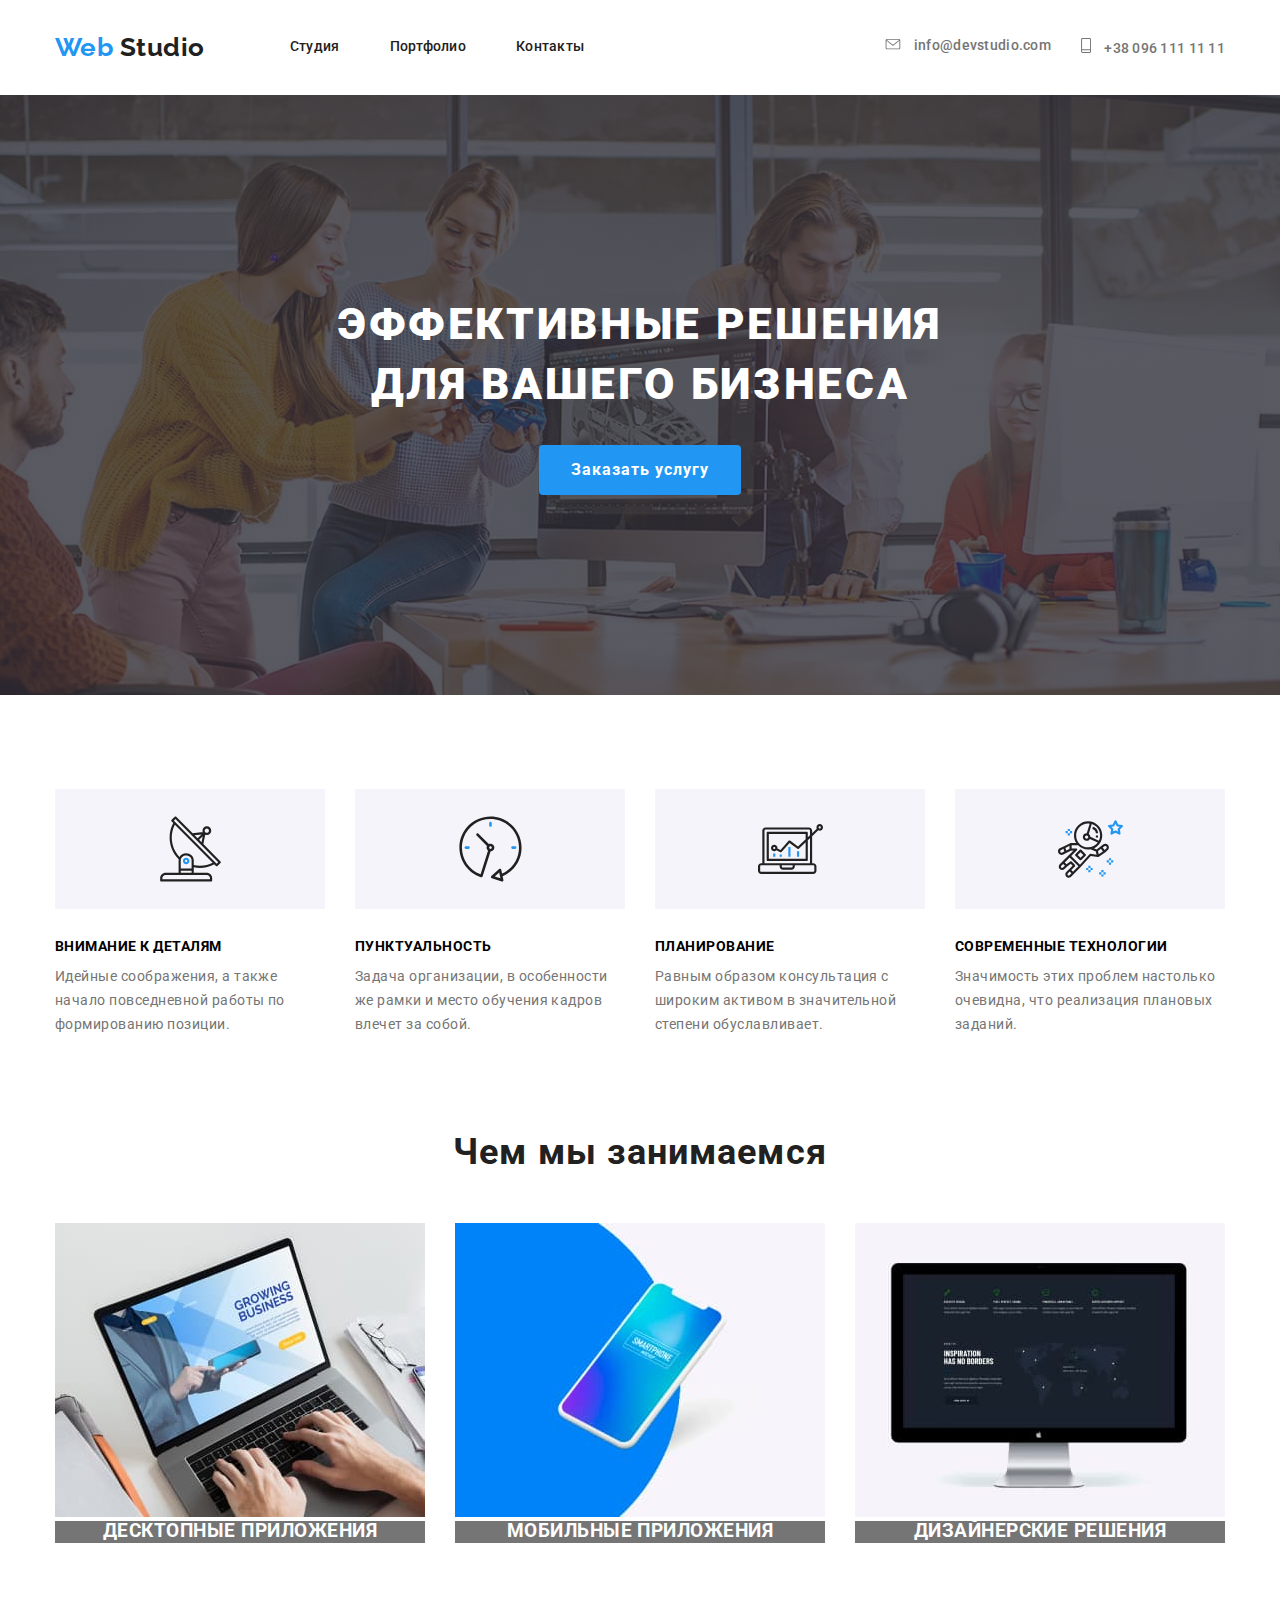
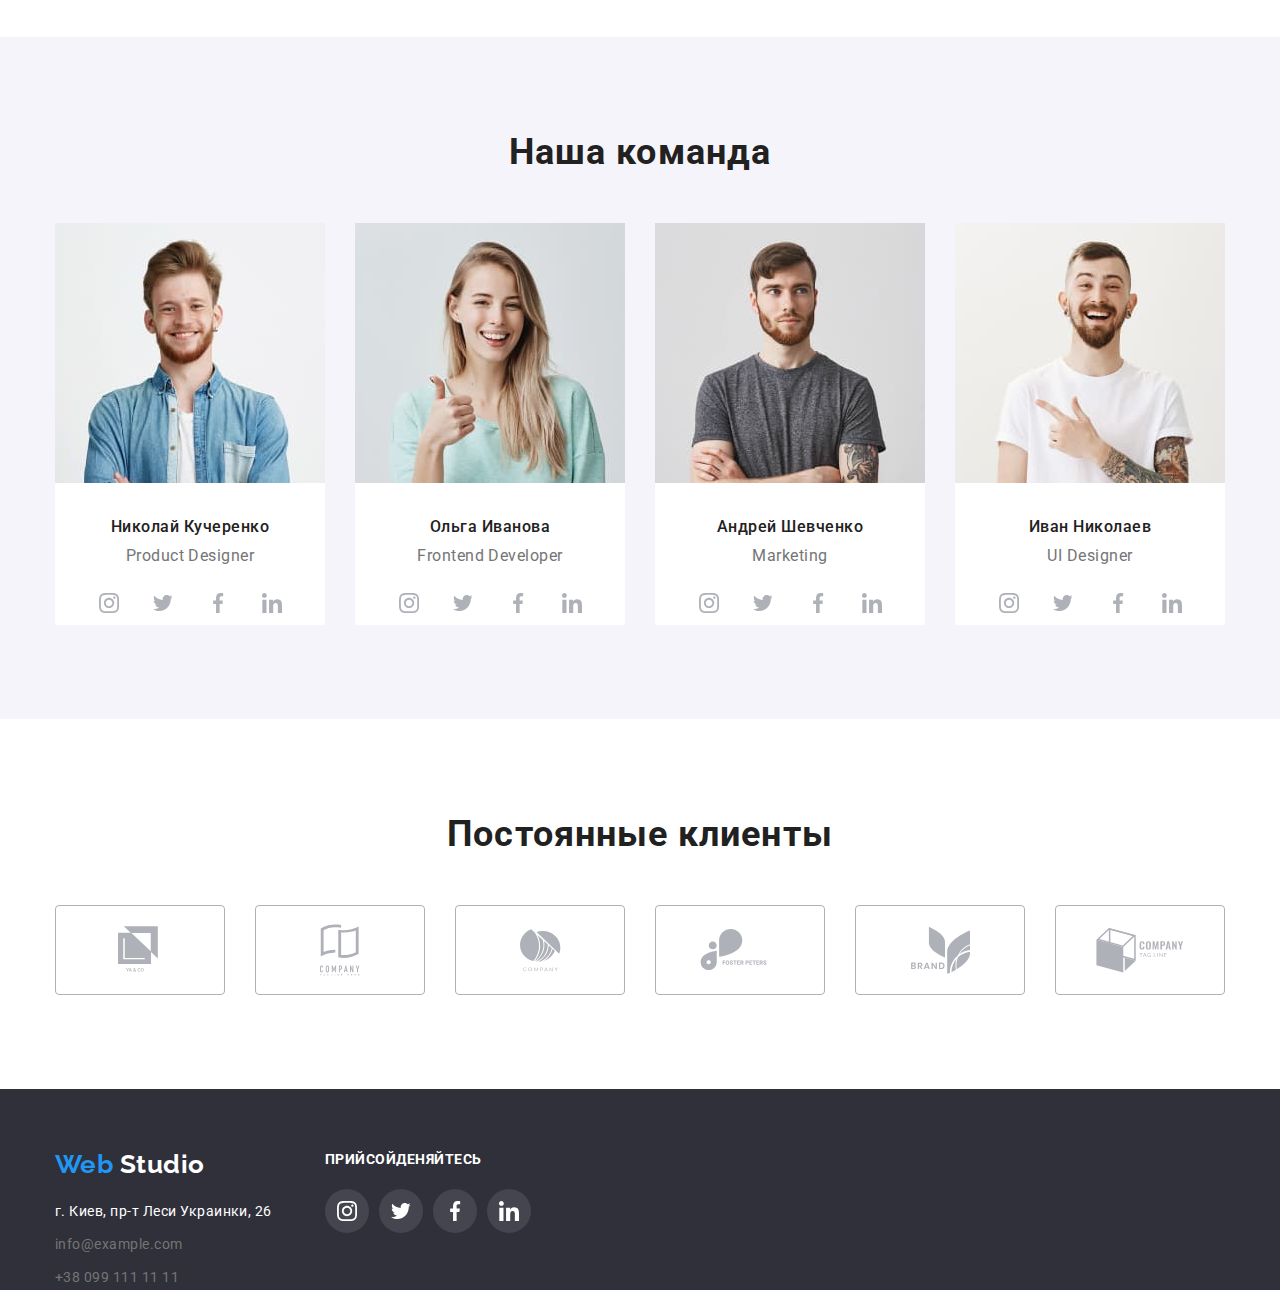
<file: index.html>
<!DOCTYPE html>
<html lang="ru">
	<head>
		<meta charset="UTF-8" />
		<meta name="viewport" content="width=device-width, initial-scale=1.0" />
		<link
			href="https://fonts.googleapis.com/css2?family=Raleway:wght@700&family=Roboto:wght@500;900&display=swap"
			rel="stylesheet"
		/>
		<link
			rel="stylesheet"
			href="https://cdnjs.cloudflare.com/ajax/libs/modern-normalize/0.7.0/modern-normalize.min.css"
		/>

		<link rel="stylesheet" href="./css/style.css" />

		<title>Web studio main</title>
	</head>
	<body>
		<!--основная навигация/шабка-->
		<header>
			<nav class="site-nav">
				<div class="conteiners">
					<a href="./index.html" class="logo">
						<span>Web</span>
						Studio
					</a>
					<ul class="list">
						<li class="item"><a href="./index.html" class="link">Студия</a></li>
						<li class="item"><a href="./portfolio.html" class="link">Портфолио</a></li>
						<li class="item"><a href="" class="link">Контакты</a></li>
					</ul>
					<ul class="list contacts">
						<li class="item-contact">
							<a href="mailto:info@devstudio.com" class="link contact">
								<svg width="16" height="11" class="contact-icon">
									<use href="./img-origin/symbol-defs-optimize.svg#icon-envelope"></use>
								</svg>
								info@devstudio.com
							</a>
						</li>
						<li class="item-contact">
							<a href="tel:+380961111111" class="link contact">
								<svg width="10" height="15" class="contact-icon">
									<use href="./img-origin/symbol-defs-optimize.svg#icon-phone"></use>
								</svg>
								+38 096 111 11 11
							</a>
						</li>
					</ul>
				</div>
			</nav>
		</header>
		<main>
			<!-- Блок герой-->

			<section class="hero">
				<div class="conteiners">
					<h1 class="title">Эффективные решения для вашего бизнеса</h1>
					<button class="button">Заказать услугу</button>
				</div>
			</section>

			<!--наши особенности-->
			<section class="features">
				<div class="conteiners">
					<h2 class="title" hidden>Наши особенности</h2>
					<ul class="list">
						<li class="item">
							<div class="icon-conter">
								<svg width="65" height="70">
									<use href="./img-origin/symbol-defs-optimize.svg#icon-antenna" class="icon"></use>
								</svg>
							</div>
							<h3 class="sub-title">Внимание к деталям</h3>
							<p class="post">
								Идейные соображения, а также начало повседневной работы по формированию позиции.
							</p>
						</li>
						<li class="item">
							<div class="icon-conter">
								<svg width="65" height="70">
									<use href="./img-origin/symbol-defs-optimize.svg#icon-clock"></use>
								</svg>
							</div>

							<h3 class="sub-title">Пунктуальность</h3>
							<p class="post">
								Задача организации, в особенности же рамки и место обучения кадров влечет за собой.
							</p>
						</li>
						<li class="item">
							<div class="icon-conter">
								<svg width="65" height="70">
									<use href="./img-origin/symbol-defs-optimize.svg#icon-diagram"></use>
								</svg>
							</div>

							<h3 class="sub-title">Планирование</h3>
							<p class="post">
								Равным образом консультация с широким активом в значительной степени обуславливает.
							</p>
						</li>
						<li class="item">
							<div class="icon-conter">
								<svg width="65" height="70">
									<use href="./img-origin/symbol-defs-optimize.svg#icon-astronaut"></use>
								</svg>
							</div>

							<h3 class="sub-title">Современные технологии</h3>
							<p class="post">
								Значимость этих проблем настолько очевидна, что реализация плановых заданий.
							</p>
						</li>
					</ul>
				</div>
			</section>
			<!--чем мы занимаемся -->
			<section class="work">
				<div class="conteiners">
					<h2 class="title">Чем мы занимаемся</h2>
					<ul class="list">
						<li class="item">
							<img src="./img-origin/work-one-optimize.jpg" alt="изборажение ноутбука" />
							<h3 class="sub-title">Десктопные приложения</h3>
						</li>
						<li class="item">
							<img src="./img-origin/work-two-optimize.jpg" alt="изображение телефона" />
							<h3 class="sub-title">Мобильные приложения</h3>
						</li>
						<li class="item">
							<img src="./img-origin/work-three-optimize.jpg" alt="изображение екрана компьюетра" />
							<h3 class="sub-title">Дизайнерские решения</h3>
						</li>
					</ul>
				</div>
			</section>
			<!--наша  команда-->
			<section class="team">
				<div class="conteiners">
					<h2 class="title">Наша команда</h2>
					<ul class="list">
						<li class="item">
							<img src="./img-origin/team-one-optimize.jpg" alt="изображение сотрудника" />
							<h3 class="name">Николай Кучеренко</h3>
							<p class="position">Product Designer</p>
							<ul class="socialnetwork-list">
								<li class="social-icon">
									<a href="https://www.instagram.com/" aria-label="Instagrem" class="social-link">
										<svg width="20" height="20" class="icon-socialnetwork">
											<use href="./img-origin/symbol-defs-optimize.svg#icon-instagram"></use>
										</svg>
									</a>
								</li>
								<li class="social-icon">
									<a href="https://twitter.com/explore" aria-label="Twitter" class="social-link">
										<svg width="20" height="20" class="icon-socialnetwork">
											<use href="./img-origin/symbol-defs-optimize.svg#icon-twitter"></use>
										</svg>
									</a>
								</li>
								<li class="social-icon">
									<a href="https://www.facebook.com/" aria-label="Facebook" class="social-link">
										<svg width="20" height="20" class="icon-socialnetwork">
											<use href="./img-origin/symbol-defs-optimize.svg#icon-facebook"></use>
										</svg>
									</a>
								</li>
								<li class="social-icon">
									<a href="https://www.linkedin.com/" aria-label="LinkenIn" class="social-link">
										<svg width="20" height="20" class="icon-socialnetwork">
											<use href="./img-origin/symbol-defs-optimize.svg#icon-linkedin"></use>
										</svg>
									</a>
								</li>
							</ul>
						</li>
						<li class="item">
							<img src="./img-origin/team-two-optimize.jpg" alt="изображение сотрудника" />
							<h3 class="name">Ольга Иванова</h3>
							<p class="position">Frontend Developer</p>
							<ul class="socialnetwork-list">
								<li class="social-icon">
									<a href="https://www.instagram.com/" aria-label="Instagrem" class="social-link">
										<svg width="20" height="20" class="icon-socialnetwork">
											<use href="./img-origin/symbol-defs-optimize.svg#icon-instagram"></use>
										</svg>
									</a>
								</li>
								<li class="social-icon">
									<a href="https://twitter.com/explore" aria-label="Twitter" class="social-link">
										<svg width="20" height="20" class="icon-socialnetwork">
											<use href="./img-origin/symbol-defs-optimize.svg#icon-twitter"></use>
										</svg>
									</a>
								</li>
								<li class="social-icon">
									<a href="https://www.facebook.com/" aria-label="Facebook" class="social-link">
										<svg width="20" height="20" class="icon-socialnetwork">
											<use href="./img-origin/symbol-defs-optimize.svg#icon-facebook"></use>
										</svg>
									</a>
								</li>
								<li class="social-icon">
									<a href="https://www.linkedin.com/" aria-label="LinkenIn" class="social-link">
										<svg width="20" height="20" class="icon-socialnetwork">
											<use href="./img-origin/symbol-defs-optimize.svg#icon-linkedin"></use>
										</svg>
									</a>
								</li>
							</ul>
						</li>
						<li class="item">
							<img src="./img-origin/team-three-optimize.jpg" alt="изображение сотрудника" />
							<h3 class="name">Андрей Шевченко</h3>
							<p class="position">Marketing</p>
							<ul class="socialnetwork-list">
								<li class="social-icon">
									<a href="https://www.instagram.com/" aria-label="Instagrem" class="social-link">
										<svg width="20" height="20" class="icon-socialnetwork">
											<use href="./img-origin/symbol-defs-optimize.svg#icon-instagram"></use>
										</svg>
									</a>
								</li>
								<li class="social-icon">
									<a href="https://twitter.com/explore" aria-label="Twitter" class="social-link">
										<svg width="20" height="20" class="icon-socialnetwork">
											<use href="./img-origin/symbol-defs-optimize.svg#icon-twitter"></use>
										</svg>
									</a>
								</li>
								<li class="social-icon">
									<a href="https://www.facebook.com/" aria-label="Facebook" class="social-link">
										<svg width="20" height="20" class="icon-socialnetwork">
											<use href="./img-origin/symbol-defs-optimize.svg#icon-facebook"></use>
										</svg>
									</a>
								</li>
								<li class="social-icon">
									<a href="https://www.linkedin.com/" aria-label="LinkenIn" class="social-link">
										<svg width="20" height="20" class="icon-socialnetwork">
											<use href="./img-origin/symbol-defs-optimize.svg#icon-linkedin"></use>
										</svg>
									</a>
								</li>
							</ul>
						</li>
						<li class="item">
							<img src="./img-origin/team-four-optimize.jpg" alt="изображение сотрудника" />
							<h3 class="name">Иван Николаев</h3>
							<p class="position">UI Designer</p>
							<ul class="socialnetwork-list">
								<li class="social-icon">
									<a href="https://www.instagram.com/" aria-label="Instagrem" class="social-link">
										<svg width="20" height="20" class="icon-socialnetwork">
											<use href="./img-origin/symbol-defs-optimize.svg#icon-instagram"></use>
										</svg>
									</a>
								</li>
								<li class="social-icon">
									<a href="https://twitter.com/explore" aria-label="Twitter" class="social-link">
										<svg width="20" height="20" class="icon-socialnetwork">
											<use href="./img-origin/symbol-defs-optimize.svg#icon-twitter"></use>
										</svg>
									</a>
								</li>
								<li class="social-icon">
									<a href="https://www.facebook.com/" aria-label="Facebook" class="social-link">
										<svg width="20" height="20" class="icon-socialnetwork">
											<use href="./img-origin/symbol-defs-optimize.svg#icon-facebook"></use>
										</svg>
									</a>
								</li>
								<li class="social-icon">
									<a href="https://www.linkedin.com/" aria-label="LinkenIn" class="social-link">
										<svg width="20" height="20" class="icon-socialnetwork">
											<use href="./img-origin/symbol-defs-optimize.svg#icon-linkedin"></use>
										</svg>
									</a>
								</li>
							</ul>
						</li>
					</ul>
				</div>
			</section>
			<!--постоянные клиенты-->
			<section class="client">
				<div class="conteiners">
					<h2 class="title">Постоянные клиенты</h2>
					<ul class="list">
						<li class="list-item">
							<a href="#" class="client-link">
								<svg width="44" height="49" class="client-logo">
									<use href="./img-origin/symbol-defs-optimize.svg#icon-client-1"></use>
								</svg>
							</a>
						</li>
						<li class="list-item">
							<a href="#" class="client-link">
								<svg width="40" height="52" class="client-logo">
									<use href="./img-origin/symbol-defs-optimize.svg#icon-client-2"></use>
								</svg>
							</a>
						</li>
						<li class="list-item">
							<a href="#" class="client-link">
								<svg width="41" height="43" class="client-logo">
									<use href="./img-origin/symbol-defs-optimize.svg#icon-client-3"></use>
								</svg>
							</a>
						</li>
						<li class="list-item">
							<a href="#" class="client-link">
								<svg width="80" height="42" class="client-logo">
									<use href="./img-origin/symbol-defs-optimize.svg#icon-client-4"></use>
								</svg>
							</a>
						</li>
						<li class="list-item">
							<a href="#" class="client-link">
								<svg width="59" height="47" class="client-logo">
									<use href="./img-origin/symbol-defs-optimize.svg#icon-client-5"></use>
								</svg>
							</a>
						</li>
						<li class="list-item">
							<a href="#" class="client-link">
								<svg width="88" height="45" class="client-logo">
									<use href="./img-origin/symbol-defs-optimize.svg#icon-client-6"></use>
								</svg>
							</a>
						</li>
					</ul>
				</div>
			</section>
		</main>
		<!--подвал-->
		<footer class="footer">
			<div class="conteiners">
				<div class="input-conteiner">
					<h2 hidden>Контактная информация</h2>
					<a href="./index.html" class="logo">
						<span>Web</span>
						Studio
					</a>
					<address>
						<a href="https://goo.gl/maps/7qZ9SEmHGYKd3bcy6" class="contact adress">г. Киев, пр-т Леси Украинки, 26</a>
						<a href="mailto:info@example.com" class="contact phone">info@example.com</a>
						<a href="tel:+380991111111" class="contact mail">+38 099 111 11 11</a>
					</address>
				</div>
				<div class="input-conteiner">
					<b class="connect">Прийсойденяйтесь</b>

					<ul class="socialnetwork-list">
						<li class="socialnetwork-icon">
							<a href="" aria-label="instagram" class="social-links">
								<svg width="20" height="20">
									<use href="./img-origin/symbol-defs-optimize.svg#icon-instagram-footer"></use>
								</svg>
							</a>
						</li>
						<li class="socialnetwork-icon">
							<a href="" aria-label="Twitter" class="social-links">
								<svg width="20" height="20">
									<use href="./img-origin/symbol-defs-optimize.svg#icon-twitter-footer"></use>
								</svg>
							</a>
						</li>
						<li class="socialnetwork-icon">
							<a href="" aria-label="Facebook" class="social-links">
								<svg width="20" height="20">
									<use href="./img-origin/symbol-defs-optimize.svg#icon-facebook-footer"></use>
								</svg>
							</a>
						</li>
						<li class="socialnetwork-icon">
							<a href="" aria-label="LinkenIn" class="social-links">
								<svg width="20" height="20">
									<use href="./img-origin/symbol-defs-optimize.svg#icon-linkedin-footer"></use>
								</svg>
							</a>
						</li>
					</ul>
				</div>
			</div>
			<!--ТУТ место для "подписатся сейчас"  -->
			<div></div>
		</footer>
	</body>
</html>
</file>
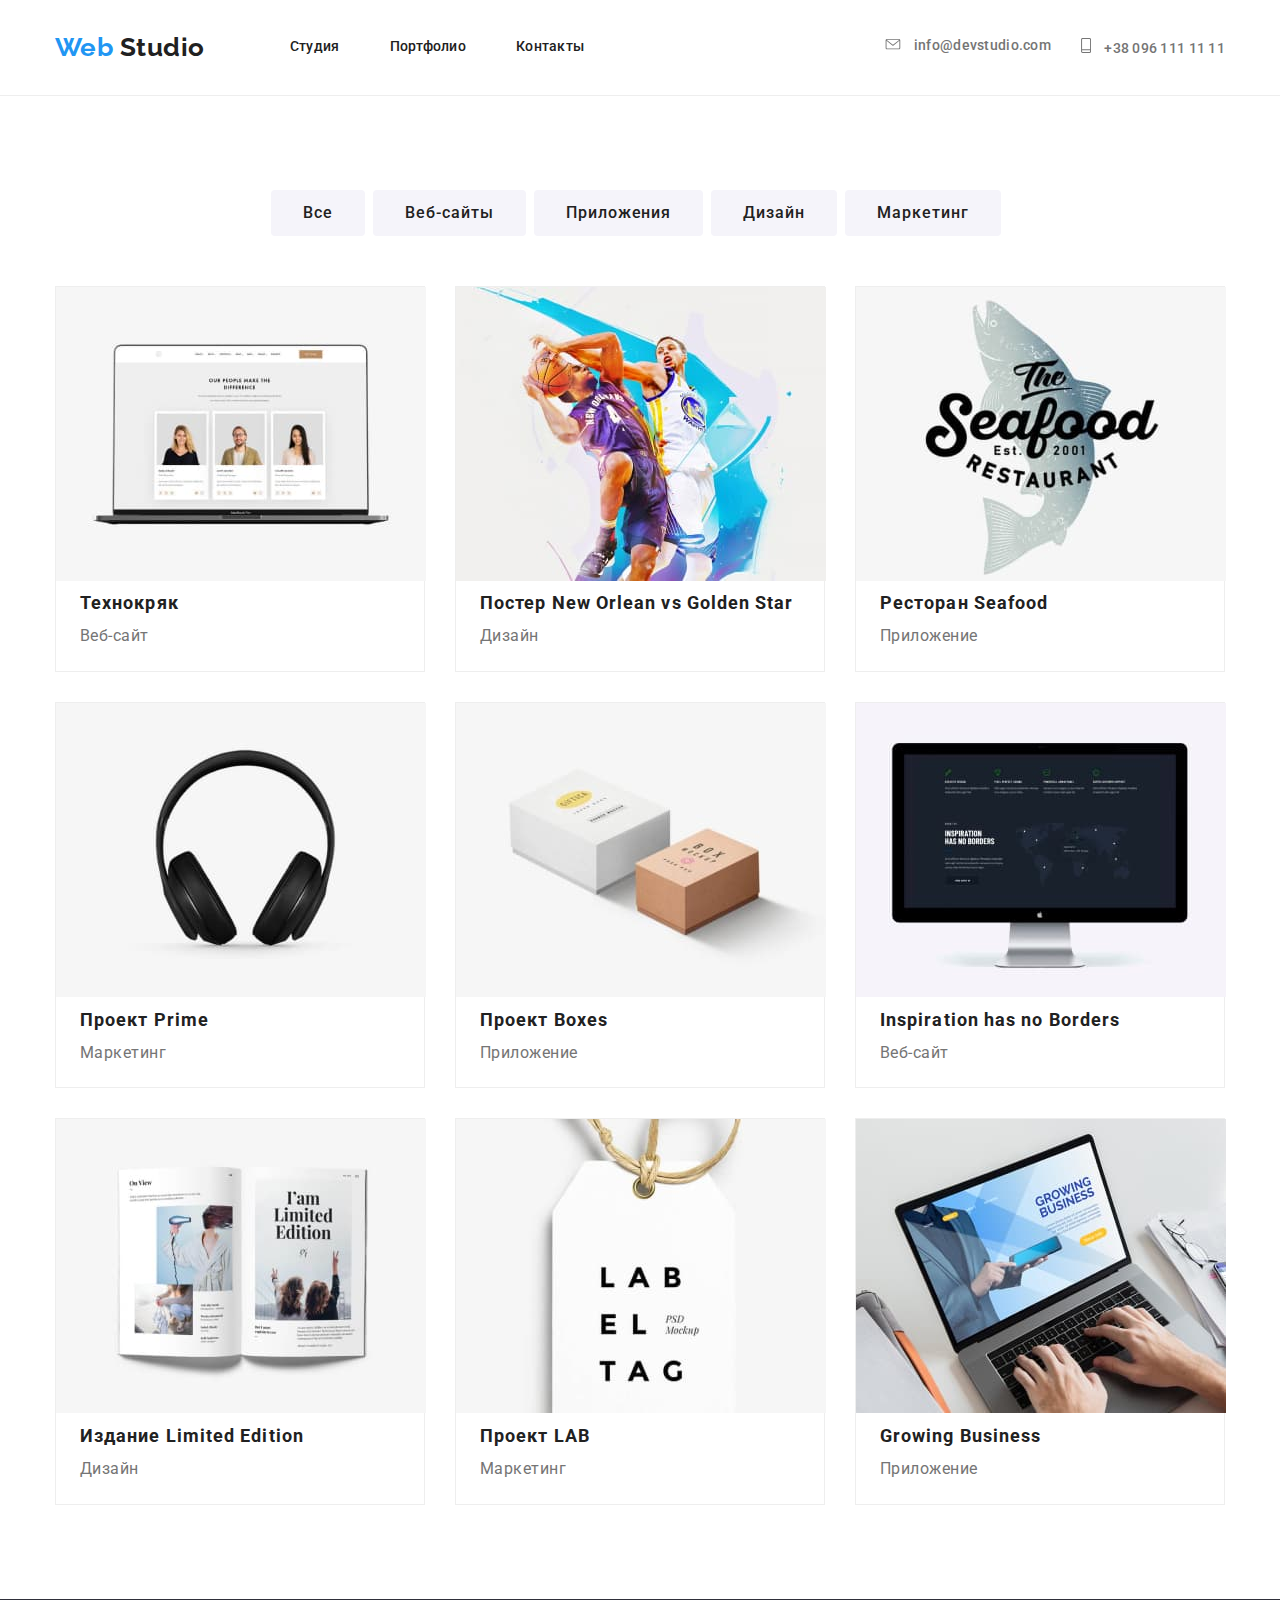
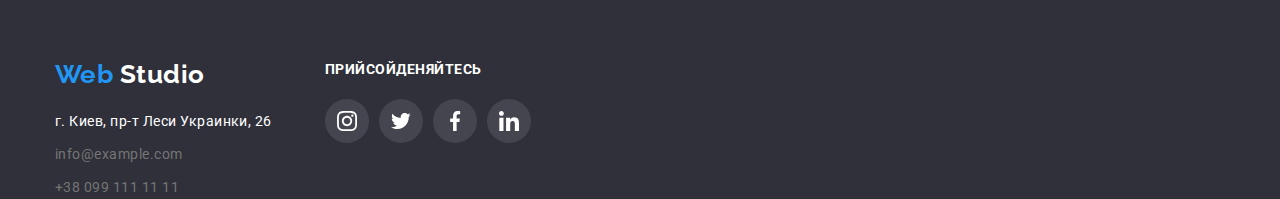
<file: portfolio.html>
<!DOCTYPE html>
<html lang="ru">
	<head>
		<meta charset="UTF-8" />
		<meta name="viewport" content="width=device-width, initial-scale=1.0" />
		<link
			href="https://fonts.googleapis.com/css2?family=Raleway:wght@700&family=Roboto:wght@500;900&display=swap"
			rel="stylesheet"
		/>
		<link
			rel="stylesheet"
			href="https://cdnjs.cloudflare.com/ajax/libs/modern-normalize/0.7.0/modern-normalize.min.css"
		/>

		<link rel="stylesheet" href="./css/style.css" />

		<title>Web studio Portfolio</title>
	</head>

	<body>
		<!--основная навигация/шапка-->
		<header class="portfolio-border">
			<nav class="site-nav">
				<div class="conteiners">
					<a href="./index.html" class="logo">
						<span>Web</span>
						Studio
					</a>
					<ul class="list">
						<li class="item"><a href="./index.html" class="link">Студия</a></li>
						<li class="item"><a href="./portfolio.html" class="link">Портфолио</a></li>
						<li class="item"><a href="" class="link">Контакты</a></li>
					</ul>
					<ul class="list contacts">
						<li class="item-contact">
							<a href="mailto:info@devstudio.com" class="link contact">
								<svg width="16" height="11" class="contact-icon">
									<use href="./img-origin/symbol-defs-optimize.svg#icon-envelope"></use>
								</svg>
								info@devstudio.com
							</a>
						</li>
						<li class="item-contact">
							<a href="tel:+380961111111" class="link contact">
								<svg width="10" height="15" class="contact-icon">
									<use href="./img-origin/symbol-defs-optimize.svg#icon-phone"></use>
								</svg>
								+38 096 111 11 11
							</a>
						</li>
					</ul>
				</div>
			</nav>
		</header>
		<main>
			<section class="filters">
				<div class="conteiners">
					<h2 hidden>Раздел фильтров</h2>
					<ul class="list">
						<li class="item">
							<button type="button" class="button">Все</button>
						</li>
						<li class="item">
							<button type="button" class="button">Веб-сайты</button>
						</li>
						<li class="item">
							<button type="button" class="button">Приложения</button>
						</li>
						<li class="item">
							<button type="button" class="button">Дизайн</button>
						</li>
						<li class="item">
							<button type="button" class="button">Маркетинг</button>
						</li>
					</ul>
				</div>
			</section>
			<section class="projects">
				<div class="conteiners">
					<h2 hidden>Список проектов</h2>
					<ul class="list">
						<li class="item">
							<a href="">
								<img src="./img-origin/project-1.jpg" alt="ноутбук" />
								<div class="inbox-description">
									<h3>Технокряк</h3>
									<p class="sub-title">Веб-сайт</p>
								</div>
								<!--<p class="description">
								Технокряк это современная площадка распространения коронавируса. Компании используют эту платформу для
								цифрового шпионажа и атак на защищённые сервера конкурентов.
								</p>-->
							</a>
						</li>
						<li class="item">
							<a href="">
								<img src="./img-origin/project-2.jpg" alt="два баскетболиста" />
								<div class="inbox-description">
									<h3>Постер New Orlean vs Golden Star</h3>
									<p class="sub-title">Дизайн</p>
								</div>

								<!--<p class="description">
								Технокряк это современная площадка распространения коронавируса. Компании используют эту платформу для
								цифрового шпионажа и атак на защищённые сервера конкурентов.
								</p>-->
							</a>
						</li>
						<li class="item">
							<a href="">
								<img src="./img-origin/project-3.jpg" alt="эмлеба ресторана" />
								<div class="inbox-description">
									<h3>Ресторан Seafood</h3>
									<p class="sub-title">Приложение</p>
								</div>

								<!--<p class="description">
								Технокряк это современная площадка распространения коронавируса. Компании используют эту платформу для
								цифрового шпионажа и атак на защищённые сервера конкурентов.
								</p>-->
							</a>
						</li>

						<li class="item">
							<a href="">
								<img src="./img-origin/project-4.jpg" alt="наушники" />
								<div class="inbox-description">
									<h3>Проект Prime</h3>
									<p class="sub-title">Маркетинг</p>
								</div>

								<!--<p class="description">
								Технокряк это современная площадка распространения коронавируса. Компании используют эту платформу для
								цифрового шпионажа и атак на защищённые сервера конкурентов.
								</p>-->
							</a>
						</li>
						<li class="item">
							<a href="">
								<img src="./img-origin/project-5.jpg" alt="две коробки" />
								<div class="inbox-description">
									<h3>Проект Boxes</h3>
									<p class="sub-title">Приложение</p>
								</div>
								<!--<p class="description">
								Технокряк это современная площадка распространения коронавируса. Компании используют эту платформу для
								цифрового шпионажа и атак на защищённые сервера конкурентов.
								</p>-->
							</a>
						</li>
						<li class="item">
							<a href="">
								<img src="./img-origin/project-6.jpg" alt="монитор" />
								<div class="inbox-description">
									<h3>Inspiration has no Borders</h3>
									<p class="sub-title">Веб-сайт</p>
								</div>
								<!--<p class="description">
								Технокряк это современная площадка распространения коронавируса. Компании используют эту платформу для
								цифрового шпионажа и атак на защищённые сервера конкурентов.
								</p>-->
							</a>
						</li>

						<li class="item">
							<a href="">
								<img src="./img-origin/project-7.jpg" alt="книга" />
								<div class="inbox-description">
									<h3>Издание Limited Edition</h3>
									<p class="sub-title">Дизайн</p>
								</div>
								<!--<p class="description">
								Технокряк это современная площадка распространения коронавируса. Компании используют эту платформу для
								цифрового шпионажа и атак на защищённые сервера конкурентов.
								</p>-->
							</a>
						</li>
						<li class="item">
							<a href="">
								<img src="./img-origin/project-8.jpg" alt="этикетка" />
								<div class="inbox-description">
									<h3>Проект LAB</h3>
									<p class="sub-title">Маркетинг</p>
								</div>
								<!--<p class="description">
								Технокряк это современная площадка распространения коронавируса. Компании используют эту платформу для
								цифрового шпионажа и атак на защищённые сервера конкурентов.
								</p>-->
							</a>
						</li>
						<li class="item">
							<a href="">
								<img src="./img-origin/project-9.jpg" alt="ноутбук" />
								<div class="inbox-description">
									<h3>Growing Business</h3>
									<p class="sub-title">Приложение</p>
								</div>
								<!--<p class="description">
								Технокряк это современная площадка распространения коронавируса. Компании используют эту платформу для
								цифрового шпионажа и атак на защищённые сервера конкурентов.
								</p>-->
							</a>
						</li>
					</ul>
				</div>
			</section>
		</main>
		<!--подвал-->
		<footer class="footer">
			<div class="conteiners">
				<div class="input-conteiner">
					<h2 hidden>Контактная информация</h2>
					<a href="./index.html" class="logo">
						<span>Web</span>
						Studio
					</a>
					<address>
						<a href="https://goo.gl/maps/7qZ9SEmHGYKd3bcy6" class="contact adress">г. Киев, пр-т Леси Украинки, 26</a>
						<a href="mailto:info@example.com" class="contact phone">info@example.com</a>
						<a href="tel:+380991111111" class="contact mail">+38 099 111 11 11</a>
					</address>
				</div>
				<div class="input-conteiner">
					<b class="connect">Прийсойденяйтесь</b>

					<ul class="socialnetwork-list">
						<li class="socialnetwork-icon">
							<a href="" aria-label="instagram" class="social-links">
								<svg width="20" height="20">
									<use href="./img-origin/symbol-defs-optimize.svg#icon-instagram-footer"></use>
								</svg>
							</a>
						</li>
						<li class="socialnetwork-icon">
							<a href="" aria-label="Twitter" class="social-links">
								<svg width="20" height="20">
									<use href="./img-origin/symbol-defs-optimize.svg#icon-twitter-footer"></use>
								</svg>
							</a>
						</li>
						<li class="socialnetwork-icon">
							<a href="" aria-label="Facebook" class="social-links">
								<svg width="20" height="20">
									<use href="./img-origin/symbol-defs-optimize.svg#icon-facebook-footer"></use>
								</svg>
							</a>
						</li>
						<li class="socialnetwork-icon">
							<a href="" aria-label="LinkenIn" class="social-links">
								<svg width="20" height="20">
									<use href="./img-origin/symbol-defs-optimize.svg#icon-linkedin-footer"></use>
								</svg>
							</a>
						</li>
					</ul>
				</div>
			</div>
			<!--ТУТ место для "подписатся сейчас"  -->
			<div></div>
		</footer>
	</body>
</html>
</file>
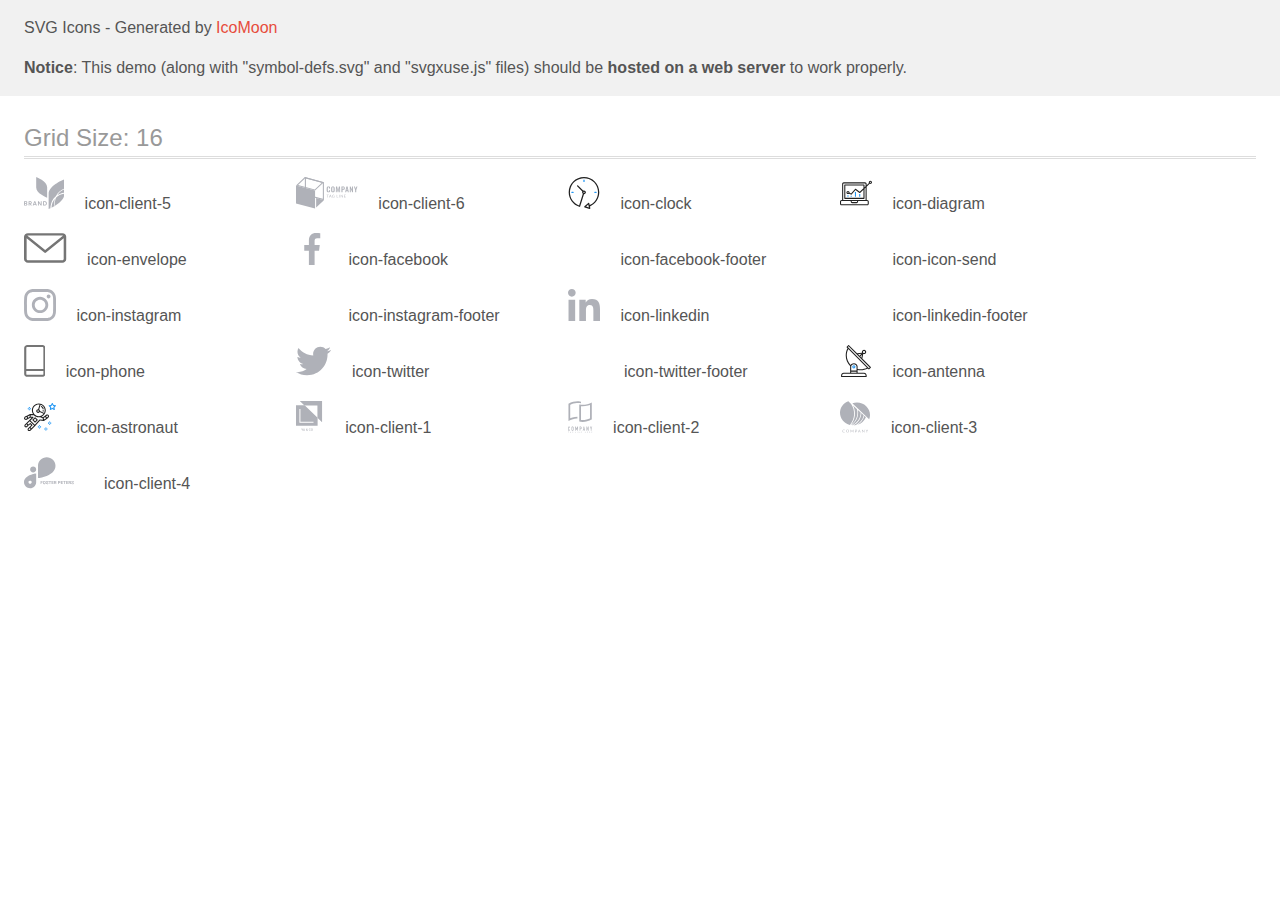
<file: icomoon/demo-external-svg.html>
<!doctype html>
<html>
<head>
    <title>IcoMoon - SVG Icons</title>
    <meta charset="utf-8">
    <meta name="viewport" content="width=device-width, initial-scale=1">
    <link rel="stylesheet" href="demo-files/demo.css">
    <link rel="stylesheet" href="style.css">
</head>
<body>
<header class="bgc1 clearfix">
<div class="mhl">
    <p>SVG Icons - Generated by <a href="https://icomoon.io/app">IcoMoon</a></p><p><strong>Notice</strong>: This demo (along with "symbol-defs.svg" and "svgxuse.js" files) should be <b>hosted on a web server</b> to work properly.</p>
</div>
</header>
    <div class="clearfix mhl ptl">
        <h1 class="mvm mtn fgc1">Grid Size: 16</h1>
        <div class="glyph fs1">
            <div class="clearfix pbs">
                <svg class="icon icon-client-5"><use xlink:href="symbol-defs.svg#icon-client-5"></use></svg><span class="name"> icon-client-5</span>
            </div>
        </div>
        <div class="glyph fs1">
            <div class="clearfix pbs">
                <svg class="icon icon-client-6"><use xlink:href="symbol-defs.svg#icon-client-6"></use></svg><span class="name"> icon-client-6</span>
            </div>
        </div>
        <div class="glyph fs1">
            <div class="clearfix pbs">
                <svg class="icon icon-clock"><use xlink:href="symbol-defs.svg#icon-clock"></use></svg><span class="name"> icon-clock</span>
            </div>
        </div>
        <div class="glyph fs1">
            <div class="clearfix pbs">
                <svg class="icon icon-diagram"><use xlink:href="symbol-defs.svg#icon-diagram"></use></svg><span class="name"> icon-diagram</span>
            </div>
        </div>
        <div class="glyph fs1">
            <div class="clearfix pbs">
                <svg class="icon icon-envelope"><use xlink:href="symbol-defs.svg#icon-envelope"></use></svg><span class="name"> icon-envelope</span>
            </div>
        </div>
        <div class="glyph fs1">
            <div class="clearfix pbs">
                <svg class="icon icon-facebook"><use xlink:href="symbol-defs.svg#icon-facebook"></use></svg><span class="name"> icon-facebook</span>
            </div>
        </div>
        <div class="glyph fs1">
            <div class="clearfix pbs">
                <svg class="icon icon-facebook-footer"><use xlink:href="symbol-defs.svg#icon-facebook-footer"></use></svg><span class="name"> icon-facebook-footer</span>
            </div>
        </div>
        <div class="glyph fs1">
            <div class="clearfix pbs">
                <svg class="icon icon-icon-send"><use xlink:href="symbol-defs.svg#icon-icon-send"></use></svg><span class="name"> icon-icon-send</span>
            </div>
        </div>
        <div class="glyph fs1">
            <div class="clearfix pbs">
                <svg class="icon icon-instagram"><use xlink:href="symbol-defs.svg#icon-instagram"></use></svg><span class="name"> icon-instagram</span>
            </div>
        </div>
        <div class="glyph fs1">
            <div class="clearfix pbs">
                <svg class="icon icon-instagram-footer"><use xlink:href="symbol-defs.svg#icon-instagram-footer"></use></svg><span class="name"> icon-instagram-footer</span>
            </div>
        </div>
        <div class="glyph fs1">
            <div class="clearfix pbs">
                <svg class="icon icon-linkedin"><use xlink:href="symbol-defs.svg#icon-linkedin"></use></svg><span class="name"> icon-linkedin</span>
            </div>
        </div>
        <div class="glyph fs1">
            <div class="clearfix pbs">
                <svg class="icon icon-linkedin-footer"><use xlink:href="symbol-defs.svg#icon-linkedin-footer"></use></svg><span class="name"> icon-linkedin-footer</span>
            </div>
        </div>
        <div class="glyph fs1">
            <div class="clearfix pbs">
                <svg class="icon icon-phone"><use xlink:href="symbol-defs.svg#icon-phone"></use></svg><span class="name"> icon-phone</span>
            </div>
        </div>
        <div class="glyph fs1">
            <div class="clearfix pbs">
                <svg class="icon icon-twitter"><use xlink:href="symbol-defs.svg#icon-twitter"></use></svg><span class="name"> icon-twitter</span>
            </div>
        </div>
        <div class="glyph fs1">
            <div class="clearfix pbs">
                <svg class="icon icon-twitter-footer"><use xlink:href="symbol-defs.svg#icon-twitter-footer"></use></svg><span class="name"> icon-twitter-footer</span>
            </div>
        </div>
        <div class="glyph fs1">
            <div class="clearfix pbs">
                <svg class="icon icon-antenna"><use xlink:href="symbol-defs.svg#icon-antenna"></use></svg><span class="name"> icon-antenna</span>
            </div>
        </div>
        <div class="glyph fs1">
            <div class="clearfix pbs">
                <svg class="icon icon-astronaut"><use xlink:href="symbol-defs.svg#icon-astronaut"></use></svg><span class="name"> icon-astronaut</span>
            </div>
        </div>
        <div class="glyph fs1">
            <div class="clearfix pbs">
                <svg class="icon icon-client-1"><use xlink:href="symbol-defs.svg#icon-client-1"></use></svg><span class="name"> icon-client-1</span>
            </div>
        </div>
        <div class="glyph fs1">
            <div class="clearfix pbs">
                <svg class="icon icon-client-2"><use xlink:href="symbol-defs.svg#icon-client-2"></use></svg><span class="name"> icon-client-2</span>
            </div>
        </div>
        <div class="glyph fs1">
            <div class="clearfix pbs">
                <svg class="icon icon-client-3"><use xlink:href="symbol-defs.svg#icon-client-3"></use></svg><span class="name"> icon-client-3</span>
            </div>
        </div>
        <div class="glyph fs1">
            <div class="clearfix pbs">
                <svg class="icon icon-client-4"><use xlink:href="symbol-defs.svg#icon-client-4"></use></svg><span class="name"> icon-client-4</span>
            </div>
        </div>
  </div>
<script defer src="svgxuse.js"></script>
</body>
</html>
</file>
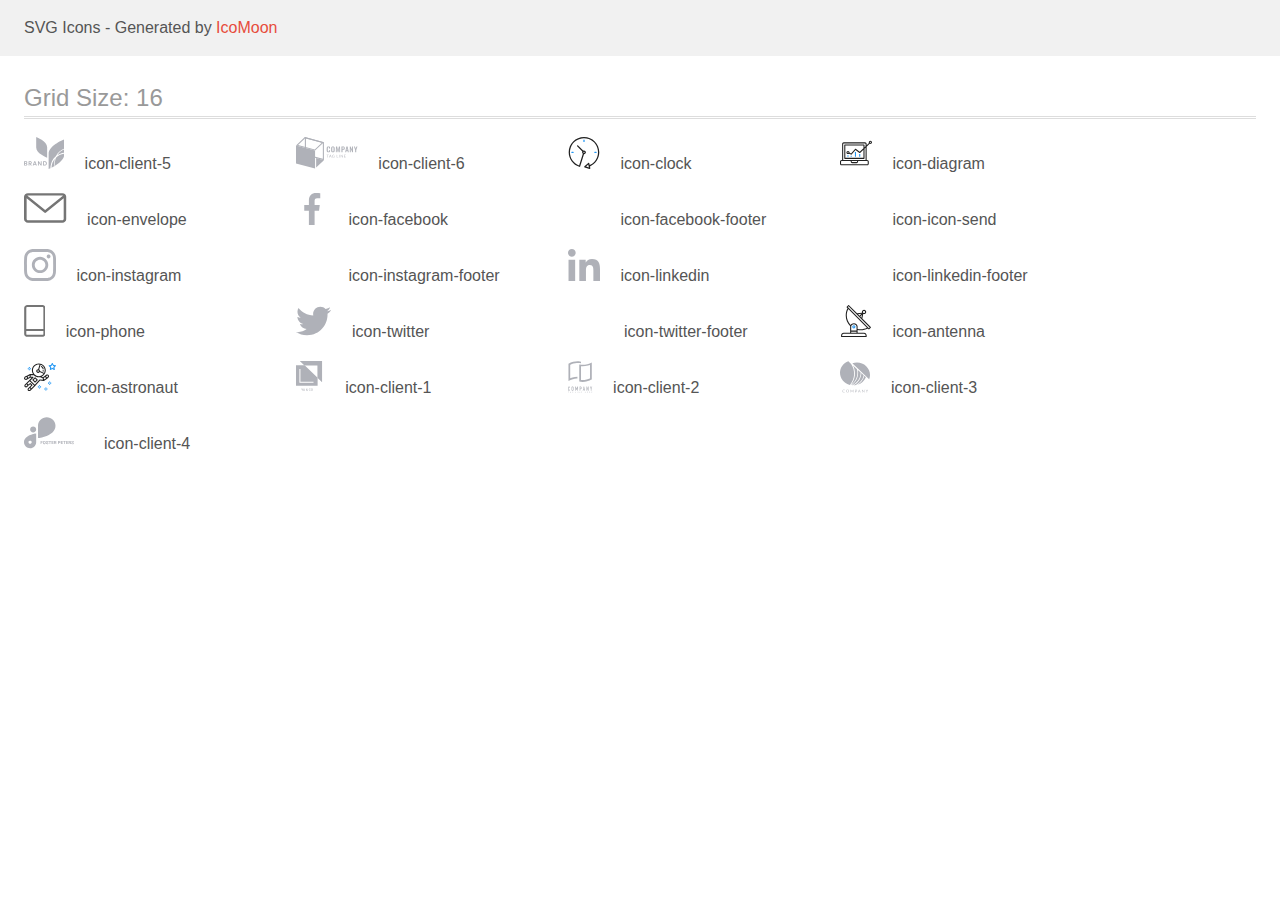
<file: icomoon/demo.html>
<!doctype html>
<html>
<head>
    <title>IcoMoon - SVG Icons</title>
    <meta charset="utf-8">
    <meta name="viewport" content="width=device-width, initial-scale=1">
    <link rel="stylesheet" href="demo-files/demo.css">
    <link rel="stylesheet" href="style.css">
</head>
<body>
<svg aria-hidden="true" style="position: absolute; width: 0; height: 0; overflow: hidden;" version="1.1" xmlns="http://www.w3.org/2000/svg" xmlns:xlink="http://www.w3.org/1999/xlink">
<defs>
<symbol id="icon-client-5" viewBox="0 0 40 32">
<path fill="#afb1b8" style="fill: var(--color1, #afb1b8)" d="M3.056 26.742c0.157 0.194 0.24 0.438 0.236 0.688 0.001 0.016 0.001 0.035 0.001 0.053 0 0.324-0.141 0.615-0.365 0.815l-0.001 0.001c-0.304 0.231-0.681 0.343-1.061 0.317h-1.865v-4.361h1.827c0.031-0.002 0.067-0.003 0.103-0.003 0.341 0 0.657 0.11 0.914 0.297l-0.004-0.003c0.218 0.184 0.355 0.457 0.355 0.763 0 0.018-0.001 0.037-0.002 0.055l0-0.003c0.011 0.24-0.065 0.477-0.212 0.667-0.142 0.173-0.338 0.293-0.556 0.34 0.247 0.046 0.471 0.177 0.63 0.373zM0.868 26.084h0.78c0.178 0.014 0.354-0.038 0.497-0.145 0.104-0.095 0.169-0.232 0.169-0.383 0-0.015-0.001-0.030-0.002-0.045l0 0.002c0.001-0.011 0.001-0.024 0.001-0.037 0-0.153-0.064-0.291-0.167-0.389l-0-0c-0.124-0.093-0.281-0.15-0.45-0.15-0.021 0-0.043 0.001-0.064 0.003l0.003-0h-0.767v1.144zM2.222 27.756c0.114-0.1 0.186-0.246 0.186-0.408 0-0.012-0-0.024-0.001-0.036l0 0.002c0.001-0.010 0.001-0.021 0.001-0.032 0-0.166-0.073-0.314-0.189-0.416l-0.001-0.001c-0.132-0.099-0.299-0.159-0.48-0.159-0.018 0-0.036 0.001-0.054 0.002l0.002-0h-0.818v1.199h0.829c0.187 0.011 0.372-0.042 0.524-0.151zM6.789 28.617l-1.016-1.704h-0.382v1.704h-0.874v-4.361h1.654c0.034-0.003 0.074-0.004 0.114-0.004 0.396 0 0.76 0.142 1.042 0.377l-0.003-0.002c0.245 0.251 0.397 0.595 0.397 0.974 0 0.313-0.103 0.601-0.277 0.834l0.003-0.004c-0.204 0.235-0.483 0.392-0.789 0.443l1.083 1.743h-0.951zM5.392 26.318h0.715c0.497 0 0.745-0.22 0.745-0.66 0.001-0.011 0.001-0.024 0.001-0.037 0-0.176-0.070-0.336-0.184-0.453l0 0c-0.133-0.112-0.306-0.18-0.496-0.18-0.024 0-0.047 0.001-0.070 0.003l0.003-0h-0.724l0.009 1.328zM11.568 27.739h-1.742l-0.308 0.878h-0.916l1.6-4.313h0.991l1.593 4.312h-0.916l-0.301-0.878zM11.335 27.079l-0.637-1.84-0.637 1.84h1.273zM17.55 28.617h-0.869l-1.945-2.965v2.965h-0.866v-4.361h0.866l1.945 2.982v-2.982h0.868v4.361zM22.502 27.573c-0.182 0.33-0.45 0.593-0.775 0.764l-0.010 0.005c-0.378 0.191-0.797 0.286-1.22 0.274h-1.546v-4.361h1.546c0.020-0.001 0.044-0.001 0.067-0.001 0.42 0 0.817 0.1 1.168 0.277l-0.015-0.007c0.332 0.168 0.606 0.433 0.785 0.761 0.171 0.333 0.272 0.727 0.272 1.144s-0.1 0.811-0.278 1.158l0.007-0.014zM21.509 27.469c0.239-0.278 0.384-0.642 0.384-1.041s-0.145-0.763-0.386-1.043l0.002 0.002c-0.264-0.232-0.612-0.374-0.993-0.374-0.033 0-0.065 0.001-0.098 0.003l0.004-0h-0.603v2.823h0.603c0.028 0.002 0.061 0.003 0.094 0.003 0.381 0 0.729-0.141 0.994-0.375l-0.002 0.001zM12.112 0s11.201 4.246 10.962 10.39v10.392s-11.193-4.248-10.959-10.392l-0.003-10.39zM33.053 18.349c2.005-1.402 4.428-2.346 7.049-2.628l0.068-0.006v-3.253c-2.995 1.181-5.437 3.227-7.081 5.827l-0.035 0.060z"></path>
<path fill="#afb1b8" style="fill: var(--color1, #afb1b8)" d="M31.782 19.329c1.749-3.487 4.693-6.158 8.283-7.513l0.105-0.035v-9.373s-15.952 6.048-15.615 14.797v14.796s0.711-0.27 1.829-0.778c0-0.473 0-0.95 0.051-1.43 0.35-4.205 2.342-7.887 5.325-10.446l0.021-0.017z"></path>
<path fill="#afb1b8" style="fill: var(--color1, #afb1b8)" d="M30.266 24.825c0.084-1.026 0.27-2.041 0.558-3.030-2.038 2.401-3.303 5.514-3.378 8.921l-0 0.016c1.299-0.625 2.304-1.166 3.286-1.741l-0.218 0.118c-0.191-0.908-0.3-1.952-0.3-3.021 0-0.445 0.019-0.885 0.056-1.32l-0.004 0.057zM30.9 24.878c-0.031 0.359-0.049 0.777-0.049 1.199 0 0.948 0.090 1.874 0.261 2.772l-0.015-0.092c4.357-2.619 9.255-6.664 9.066-11.553v-0.426c-3.246 0.375-6.107 1.788-8.297 3.894l0.005-0.005c-0.501 1.234-0.846 2.664-0.968 4.158l-0.003 0.052z"></path>
</symbol>
<symbol id="icon-client-6" viewBox="0 0 62 32">
<path fill="#afb1b8" style="fill: var(--color1, #afb1b8)" d="M31.123 14.854c-0.251-0.36-0.401-0.806-0.401-1.287 0-0.050 0.002-0.101 0.005-0.15l-0 0.007v-2.074c0-0.637 0.131-1.12 0.394-1.45s0.715-0.495 1.356-0.494c0.602 0 1.030 0.141 1.282 0.422 0.275 0.359 0.41 0.798 0.378 1.241v0.487h-1.076v-0.494c0-0.019 0.001-0.041 0.001-0.064 0-0.148-0.012-0.293-0.034-0.435l0.002 0.016c-0.017-0.115-0.073-0.214-0.153-0.287l-0-0c-0.095-0.071-0.215-0.113-0.345-0.113-0.016 0-0.032 0.001-0.048 0.002l0.002-0c-0.014-0.001-0.029-0.002-0.045-0.002-0.137 0-0.264 0.045-0.367 0.121l0.002-0.001c-0.090 0.081-0.154 0.19-0.178 0.313l-0.001 0.004c-0.031 0.169-0.045 0.341-0.042 0.513v2.518c-0.017 0.243 0.031 0.486 0.138 0.707 0.055 0.075 0.128 0.134 0.212 0.171l0.003 0.001c0.063 0.027 0.136 0.044 0.213 0.044 0.023 0 0.045-0.001 0.067-0.004l-0.003 0c0.013 0.001 0.029 0.002 0.044 0.002 0.128 0 0.245-0.044 0.338-0.117l-0.001 0.001c0.084-0.079 0.142-0.184 0.16-0.303l0-0.003c0.026-0.167 0.037-0.336 0.034-0.504v-0.511h1.076v0.466c0.003 0.038 0.004 0.083 0.004 0.129 0 0.441-0.141 0.85-0.38 1.182l0.004-0.006c-0.247 0.308-0.669 0.462-1.288 0.462s-1.088-0.164-1.354-0.506zM35.608 14.876c-0.272-0.323-0.408-0.794-0.408-1.416v-2.183c0-0.616 0.136-1.082 0.408-1.399s0.726-0.474 1.364-0.473c0.633 0 1.085 0.158 1.358 0.473 0.271 0.317 0.41 0.783 0.41 1.399v2.183c0 0.616-0.139 1.089-0.415 1.414s-0.726 0.487-1.353 0.487c-0.626 0-1.090-0.164-1.364-0.485zM37.473 14.352c0.097-0.202 0.142-0.424 0.129-0.646v-2.672c0.001-0.021 0.002-0.047 0.002-0.072 0-0.204-0.048-0.397-0.133-0.569l0.003 0.007c-0.056-0.076-0.13-0.136-0.216-0.173l-0.003-0.001c-0.062-0.027-0.135-0.042-0.211-0.042-0.026 0-0.051 0.002-0.076 0.005l0.003-0c-0.022-0.003-0.047-0.005-0.073-0.005-0.077 0-0.15 0.016-0.216 0.044l0.004-0.001c-0.090 0.038-0.165 0.098-0.22 0.172l-0.001 0.001c-0.097 0.197-0.142 0.415-0.129 0.633v2.685c-0.014 0.223 0.031 0.444 0.129 0.646 0.063 0.067 0.138 0.121 0.223 0.158l0.004 0.002c0.082 0.036 0.177 0.057 0.277 0.057s0.195-0.021 0.281-0.059l-0.005 0.002c0.089-0.039 0.164-0.093 0.226-0.16l0-0v-0.013zM40.035 9.468h1.16l0.872 4.028 0.892-4.028h1.128l0.113 5.813h-0.833l-0.089-4.040-0.861 4.040h-0.669l-0.892-4.054-0.083 4.054h-0.843l0.104-5.812zM45.5 9.468h1.806c1.041 0 1.561 0.55 1.561 1.651 0 1.054-0.548 1.58-1.643 1.579h-0.616v2.583h-1.114l0.007-5.812zM47.043 11.952c0.11 0.014 0.222 0.004 0.328-0.028s0.203-0.085 0.285-0.155c0.128-0.197 0.184-0.427 0.161-0.657 0.001-0.019 0.001-0.042 0.001-0.064 0-0.164-0.020-0.324-0.057-0.476l0.003 0.014c-0.017-0.062-0.045-0.115-0.083-0.161l0.001 0.001c-0.039-0.047-0.085-0.086-0.138-0.116l-0.002-0.001c-0.129-0.059-0.279-0.094-0.438-0.094-0.021 0-0.042 0.001-0.063 0.002l0.003-0h-0.433v1.736h0.433zM50.474 9.468h1.197l1.229 5.813h-1.039l-0.243-1.341h-1.068l-0.25 1.341h-1.054l1.229-5.812zM51.497 13.267l-0.417-2.44-0.417 2.44h0.834zM53.891 9.468h0.781l1.494 3.316v-3.316h0.925v5.812h-0.742l-1.503-3.462v3.462h-0.957l0.002-5.812zM59.258 13.064l-1.242-3.588h1.046l0.758 2.305 0.711-2.305h1.023l-1.226 3.588v2.216h-1.070v-2.216zM32.845 17.822v0.304h-0.91v2.362h-0.381v-2.362h-0.914v-0.304h2.205zM35.697 20.488h-0.294c-0.002 0-0.005 0-0.008 0-0.028 0-0.054-0.010-0.075-0.026l0 0c-0.022-0.015-0.038-0.036-0.048-0.060l-0-0.001-0.263-0.633h-1.262l-0.263 0.633c-0.008 0.028-0.022 0.052-0.040 0.072l0-0c-0.021 0.016-0.047 0.025-0.076 0.025-0.002 0-0.005-0-0.007-0h-0.294l1.115-2.666h0.387l1.128 2.655zM33.85 19.498h1.053l-0.445-1.085c-0.028-0.067-0.057-0.15-0.080-0.236l-0.003-0.014-0.042 0.141-0.040 0.111-0.442 1.083zM37.619 20.226c0.070 0.003 0.139 0.003 0.209 0 0.061-0.006 0.12-0.017 0.179-0.032 0.064-0.015 0.117-0.032 0.169-0.052l-0.009 0.003c0.049-0.019 0.098-0.042 0.15-0.065v-0.6h-0.446c-0.002 0-0.003 0-0.005 0-0.021 0-0.041-0.008-0.055-0.021l0 0c-0.014-0.011-0.022-0.028-0.022-0.047 0-0.001 0-0.001 0-0.002v0-0.205h0.865v1.022c-0.135 0.092-0.291 0.166-0.459 0.214l-0.012 0.003c-0.079 0.023-0.173 0.043-0.27 0.055l-0.009 0.001c-0.096 0.011-0.208 0.017-0.321 0.017-0.001 0-0.003 0-0.004 0h0c-0.004 0-0.008 0-0.013 0-0.197 0-0.386-0.037-0.56-0.103l0.011 0.004c-0.173-0.067-0.321-0.161-0.446-0.279l0.001 0.001c-0.12-0.117-0.218-0.258-0.285-0.414l-0.003-0.008c-0.065-0.158-0.102-0.342-0.102-0.534 0-0.007 0-0.013 0-0.020v0.001c-0-0.006-0-0.012-0-0.019 0-0.194 0.037-0.379 0.104-0.549l-0.004 0.010c0.064-0.158 0.162-0.301 0.287-0.422 0.127-0.12 0.279-0.214 0.446-0.277 0.191-0.068 0.394-0.102 0.598-0.099 0.104 0 0.207 0.007 0.31 0.023 0.090 0.014 0.179 0.036 0.264 0.067 0.079 0.028 0.153 0.063 0.223 0.106 0.069 0.042 0.134 0.088 0.195 0.139l-0.108 0.165c-0.009 0.015-0.021 0.027-0.036 0.036l-0 0c-0.015 0.009-0.032 0.014-0.051 0.014h-0c-0.026-0.001-0.049-0.008-0.069-0.021l0.001 0c-0.044-0.023-0.080-0.043-0.114-0.066l0.005 0.003c-0.042-0.026-0.092-0.050-0.143-0.070l-0.007-0.002c-0.057-0.023-0.126-0.043-0.197-0.058l-0.008-0.001c-0.081-0.015-0.173-0.023-0.268-0.023-0.005 0-0.011 0-0.016 0h0.001c-0.004-0-0.009-0-0.013-0-0.15 0-0.293 0.027-0.425 0.077l0.008-0.003c-0.128 0.049-0.237 0.121-0.328 0.211l0-0c-0.093 0.096-0.163 0.209-0.207 0.332-0.047 0.132-0.075 0.285-0.075 0.444s0.027 0.312 0.078 0.454l-0.003-0.009c0.049 0.125 0.125 0.24 0.223 0.335 0.092 0.092 0.202 0.163 0.326 0.211 0.142 0.046 0.292 0.064 0.442 0.053zM41.172 20.184h1.217v0.304h-1.59v-2.666h0.381l-0.009 2.362zM43.656 20.487h-0.381v-2.664h0.381v2.666zM45.074 17.834c0.022 0.013 0.042 0.029 0.058 0.049l1.63 2.010c-0.001-0.014-0.002-0.031-0.002-0.048s0.001-0.033 0.002-0.050l-0 0.002v-1.986h0.333v2.676h-0.192c-0.004 0-0.009 0.001-0.013 0.001-0.025 0-0.049-0.006-0.071-0.016l0.001 0c-0.023-0.014-0.043-0.031-0.060-0.050l-0-0-1.628-2.007v2.072h-0.319v-2.665h0.198c0.022 0 0.043 0.004 0.063 0.013zM49.901 17.822v0.294h-1.351v0.88h1.095v0.282h-1.095v0.91h1.351v0.294h-1.743v-2.659h1.743zM9.95 1.359l16.929 4.55v15.946l-16.927-4.547v-15.949zM8.865 0v18.081l19.098 5.135v-18.080l-19.098-5.137z"></path>
<path fill="#afb1b8" style="fill: var(--color1, #afb1b8)" d="M19.1 31.61l-19.1-5.139v-18.080l19.1 5.137v18.082z"></path>
<path fill="#afb1b8" style="fill: var(--color1, #afb1b8)" d="M9.181 1.155l16.707 4.493-7.105 6.728-16.71-4.495 7.107-6.727zM8.865 0l-8.865 8.392 19.1 5.137 8.863-8.392-19.098-5.137zM20.175 30.593l7.787-7.374-7.787-2.096v9.47z"></path>
</symbol>
<symbol id="icon-clock" viewBox="0 0 32 32">
<path fill="#212121" style="fill: var(--color2, #212121)" d="M31.296 15.301c-0.001-8.452-6.855-15.303-15.308-15.301s-15.303 6.855-15.301 15.308c0.002 6.788 4.422 12.543 10.541 14.545l0.108 0.031c0.061 0.019 0.123 0.029 0.187 0.029 0.12 0 0.238-0.032 0.342-0.094 0.135-0.080 0.236-0.207 0.283-0.357l3.865-12.25c1.054-0.004 1.906-0.859 1.906-1.913 0-1.056-0.856-1.913-1.913-1.913-0.303 0-0.59 0.071-0.845 0.196l0.011-0.005-5.106-5.107c-0.114-0.11-0.271-0.179-0.443-0.179-0.352 0-0.638 0.286-0.638 0.638 0 0.172 0.068 0.328 0.179 0.443l-0-0 5.103 5.109c-0.121 0.241-0.191 0.525-0.191 0.826 0 0.602 0.283 1.137 0.723 1.48l0.004 0.003-3.682 11.673c-7.278-2.681-11.004-10.754-8.324-18.032s10.754-11.004 18.032-8.323c7.278 2.681 11.004 10.754 8.323 18.032-1.345 3.581-4.003 6.406-7.374 7.938l-0.088 0.036-0.398-1.874c-0.063-0.291-0.318-0.506-0.624-0.506-0.164 0-0.313 0.062-0.426 0.163l0.001-0.001-3.837 3.426c-0.132 0.117-0.214 0.287-0.214 0.477 0 0.283 0.185 0.524 0.441 0.606l0.005 0.001 4.899 1.563c0.058 0.020 0.126 0.031 0.196 0.031 0.352 0 0.637-0.285 0.637-0.637 0-0.047-0.005-0.093-0.015-0.138l0.001 0.004-0.391-1.839c5.528-2.374 9.329-7.772 9.329-14.057 0-0.011 0-0.023-0-0.034v0.002zM15.992 14.664c0.352 0 0.638 0.286 0.638 0.638s-0.285 0.638-0.638 0.638v0c-0.352 0-0.638-0.286-0.638-0.638s0.286-0.638 0.638-0.638v0zM18.092 29.528l2.184-1.948 0.603 2.84-2.787-0.892z"></path>
<path fill="#2196f3" style="fill: var(--color3, #2196f3)" d="M15.354 3.185v1.275c0 0.352 0.286 0.638 0.638 0.638s0.638-0.285 0.638-0.638v0-1.275c0-0.352-0.285-0.638-0.638-0.638s-0.638 0.285-0.638 0.638v0zM3.876 14.664c-0.352 0-0.638 0.286-0.638 0.638s0.285 0.638 0.638 0.638h1.275c0.352 0 0.638-0.286 0.638-0.638s-0.285-0.638-0.638-0.638h-1.275zM28.108 15.939c0.352 0 0.638-0.286 0.638-0.638s-0.285-0.638-0.638-0.638h-1.275c-0.352 0-0.638 0.286-0.638 0.638s0.285 0.638 0.638 0.638h1.275z"></path>
</symbol>
<symbol id="icon-diagram" viewBox="0 0 32 32">
<path fill="#2196f3" style="fill: var(--color3, #2196f3)" d="M14.926 14.965h1.066v4.798h-1.066v-4.798zM19.19 17.097h1.066v2.665h-1.066v-2.665zM10.661 18.696h1.066v1.066h-1.066v-1.066zM7.463 18.163h1.066v1.599h-1.066v-1.599z"></path>
<path fill="#212121" style="fill: var(--color2, #212121)" d="M1.599 28.291h25.586c0 0 0 0 0 0 0.883 0 1.599-0.716 1.599-1.599v0-2.132c0-0.883-0.716-1.599-1.599-1.599v0h-0.533v-13.294l3.028-2.868c0.207 0.104 0.452 0.166 0.711 0.166 0.888 0 1.608-0.72 1.608-1.608s-0.72-1.608-1.608-1.608c-0.888 0-1.608 0.72-1.608 1.608 0 0.247 0.056 0.481 0.155 0.69l-0.004-0.010-2.281 2.162v-1.23c0-0.883-0.716-1.599-1.599-1.599v0h-21.323c-0.883 0-1.599 0.716-1.599 1.599v0 15.992h-0.533c-0.883 0-1.599 0.716-1.599 1.599v0 2.132c0 0.883 0.716 1.599 1.599 1.599v0zM30.384 4.837c0.294 0 0.533 0.239 0.533 0.533s-0.239 0.533-0.533 0.533v0c-0.294 0-0.533-0.239-0.533-0.533s0.239-0.533 0.533-0.533v0zM3.198 6.969c0-0.294 0.239-0.533 0.533-0.533h21.323c0.294 0 0.533 0.239 0.533 0.533v2.239l-1.066 1.013v-2.185c0-0.295-0.239-0.534-0.534-0.534h-19.189c-0.294 0-0.534 0.239-0.534 0.533v13.327c0 0.294 0.239 0.533 0.534 0.533h19.189c0.295 0 0.534-0.239 0.534-0.533v-9.675l1.066-1.010v12.283h-22.389v-15.991zM7.996 13.899c-0.001 0-0.003 0-0.005 0-0.883 0-1.599 0.716-1.599 1.599s0.716 1.599 1.599 1.599c0.432 0 0.824-0.172 1.112-0.45l-0 0 1.853 0.93c0.215 0.107 0.476 0.057 0.636-0.122l3.939-4.432 3.872 2.902c0.208 0.155 0.498 0.139 0.686-0.039l3.365-3.188v8.131h-18.123v-12.261h18.123v2.661l-3.771 3.572-3.904-2.927c-0.088-0.067-0.2-0.107-0.32-0.107-0.158 0-0.3 0.069-0.398 0.178l-0 0.001-3.993 4.493-1.493-0.746c0.011-0.064 0.017-0.128 0.020-0.193 0-0.883-0.716-1.599-1.599-1.599v0zM8.529 15.498c0 0.294-0.239 0.533-0.533 0.533s-0.533-0.239-0.533-0.533v0c0-0.294 0.239-0.533 0.533-0.533s0.533 0.239 0.533 0.533v0zM11.727 24.026h5.33v0.533c0 0.294-0.238 0.533-0.533 0.533h-4.265c-0.294 0-0.533-0.239-0.533-0.533v0-0.533zM1.067 24.56c0-0.294 0.238-0.533 0.533-0.533h9.062v0.533c0 0.883 0.716 1.599 1.599 1.599v0h4.265c0.883 0 1.599-0.716 1.599-1.599v0-0.533h9.062c0.294 0 0.533 0.239 0.533 0.533v2.132c0 0.294-0.239 0.533-0.533 0.533h-25.586c-0 0-0 0-0 0-0.294 0-0.533-0.239-0.533-0.533 0 0 0 0 0 0v0-2.132z"></path>
</symbol>
<symbol id="icon-envelope" viewBox="0 0 43 32">
<path fill="#757575" style="fill: var(--color4, #757575)" d="M38.667 0h-34.667c-2.205 0-4 1.675-4 3.733v22.405c0 2.059 1.795 3.733 4 3.733h34.667c2.205 0 4-1.675 4-3.733v-22.405c0-2.059-1.795-3.733-4-3.733zM38.667 2.488c0.181 0 0.355 0.037 0.512 0.099l-17.845 14.437-17.845-14.437c0.152-0.062 0.327-0.098 0.512-0.099h34.667zM38.667 27.381h-34.667c-0.736 0-1.333-0.557-1.333-1.243v-20.923l17.792 14.395c0.235 0.189 0.537 0.304 0.866 0.304 0.003 0 0.006 0 0.009-0h-0c0.002 0 0.005 0 0.008 0 0.329 0 0.631-0.115 0.869-0.306l-0.003 0.002 17.792-14.395v20.923c0 0.685-0.597 1.243-1.333 1.243z"></path>
</symbol>
<symbol id="icon-facebook" viewBox="0 0 32 32">
<path fill="#afb1b8" style="fill: var(--color1, #afb1b8)" d="M21.328 5.312h2.923v-5.088c-1.232-0.143-2.66-0.224-4.107-0.224-0.052 0-0.104 0-0.157 0l0.008-0c-4.213 0-7.099 2.65-7.099 7.52v4.48h-4.646v5.688h4.646v14.312h5.698v-14.31h4.461l0.707-5.688h-5.168v-3.922c0-1.643 0.443-2.768 2.734-2.768z"></path>
</symbol>
<symbol id="icon-facebook-footer" viewBox="0 0 32 32">
<path fill="#fff" style="fill: var(--color5, #fff)" d="M21.328 5.312h2.923v-5.088c-1.232-0.143-2.66-0.224-4.107-0.224-0.052 0-0.104 0-0.157 0l0.008-0c-4.213 0-7.099 2.65-7.099 7.52v4.48h-4.646v5.688h4.646v14.312h5.698v-14.31h4.461l0.707-5.688h-5.168v-3.922c0-1.643 0.443-2.768 2.734-2.768z"></path>
</symbol>
<symbol id="icon-icon-send" viewBox="0 0 32 32">
<path fill="#fff" style="fill: var(--color5, #fff)" d="M32 0l-32 18 10.227 3.787 15.773-14.787-11.997 16.187 0.009 0.003-0.012-0.003v8.813l5.735-6.691 7.267 2.691 4.999-28z"></path>
</symbol>
<symbol id="icon-instagram" viewBox="0 0 32 32">
<path fill="#afb1b8" style="fill: var(--color1, #afb1b8)" d="M31.968 9.408c-0.074-1.701-0.349-2.869-0.742-3.882-0.424-1.111-1.054-2.059-1.85-2.837l-0.001-0.001c-0.78-0.792-1.724-1.419-2.778-1.827l-0.054-0.018c-1.019-0.394-2.181-0.667-3.882-0.742-1.712-0.082-2.256-0.101-6.602-0.101-4.344 0-4.888 0.019-6.595 0.094-1.699 0.074-2.869 0.349-3.88 0.742-1.112 0.424-2.060 1.054-2.839 1.85l-0.001 0.001c-0.791 0.78-1.418 1.724-1.825 2.778l-0.018 0.054c-0.395 1.019-0.669 2.181-0.744 3.882-0.082 1.712-0.101 2.256-0.101 6.602 0 4.344 0.019 4.888 0.094 6.595 0.075 1.701 0.35 2.869 0.744 3.882 0.426 1.11 1.055 2.057 1.849 2.837l0.001 0.001c0.8 0.813 1.77 1.443 2.832 1.843 1.019 0.395 2.182 0.67 3.882 0.744 1.707 0.075 2.251 0.094 6.595 0.094 4.346 0 4.89-0.019 6.595-0.094 1.701-0.074 2.869-0.349 3.882-0.742 2.157-0.85 3.833-2.526 4.664-4.628l0.019-0.055c0.394-1.019 0.669-2.182 0.744-3.882 0.075-1.707 0.093-2.251 0.093-6.595s-0.006-4.888-0.080-6.595zM29.088 22.474c-0.070 1.563-0.333 2.406-0.55 2.97-0.552 1.399-1.64 2.486-3.004 3.024l-0.036 0.012c-0.56 0.219-1.411 0.482-2.968 0.55-1.688 0.075-2.194 0.094-6.464 0.094-4.269 0-4.782-0.019-6.464-0.094-1.563-0.069-2.406-0.331-2.97-0.55-0.721-0.269-1.334-0.676-1.836-1.192l-0.001-0.001c-0.517-0.503-0.924-1.117-1.184-1.803l-0.011-0.034c-0.218-0.563-0.48-1.413-0.549-2.97-0.075-1.688-0.094-2.195-0.094-6.464 0-4.27 0.019-4.784 0.094-6.464 0.069-1.563 0.331-2.406 0.549-2.97 0.269-0.722 0.678-1.337 1.198-1.837l0.002-0.002c0.504-0.517 1.119-0.923 1.806-1.182l0.034-0.011c0.56-0.219 1.411-0.48 2.968-0.55 1.688-0.074 2.195-0.093 6.464-0.093 4.275 0 4.782 0.019 6.464 0.093 1.563 0.069 2.406 0.331 2.97 0.55 0.693 0.256 1.325 0.662 1.837 1.194 0.531 0.52 0.938 1.144 1.195 1.84 0.218 0.56 0.48 1.411 0.549 2.968 0.075 1.688 0.094 2.194 0.094 6.464 0 4.269-0.019 4.768-0.094 6.458z"></path>
<path fill="#afb1b8" style="fill: var(--color1, #afb1b8)" d="M16.059 7.782c-4.539 0.002-8.218 3.682-8.219 8.221v0c0.091 4.471 3.737 8.060 8.221 8.060s8.13-3.589 8.221-8.052l0-0.009c-0.001-4.54-3.681-8.22-8.221-8.221h-0zM16.059 21.334c-2.945-0-5.332-2.388-5.332-5.333s2.388-5.333 5.333-5.333c0 0 0.001 0 0.001 0h-0c2.946 0 5.334 2.388 5.334 5.334s-2.388 5.334-5.334 5.334v0zM26.525 7.458c0 1.060-0.86 1.92-1.92 1.92s-1.92-0.86-1.92-1.92v0c0-1.060 0.86-1.92 1.92-1.92s1.92 0.86 1.92 1.92v0z"></path>
</symbol>
<symbol id="icon-instagram-footer" viewBox="0 0 32 32">
<path fill="#fff" style="fill: var(--color5, #fff)" d="M31.968 9.408c-0.074-1.701-0.349-2.869-0.742-3.882-0.424-1.111-1.054-2.059-1.85-2.837l-0.001-0.001c-0.78-0.792-1.724-1.419-2.778-1.827l-0.054-0.018c-1.019-0.394-2.181-0.667-3.882-0.742-1.712-0.082-2.256-0.101-6.602-0.101-4.344 0-4.888 0.019-6.595 0.094-1.699 0.074-2.869 0.349-3.88 0.742-1.112 0.424-2.060 1.054-2.839 1.85l-0.001 0.001c-0.791 0.78-1.418 1.724-1.825 2.778l-0.018 0.054c-0.395 1.019-0.669 2.181-0.744 3.882-0.082 1.712-0.101 2.256-0.101 6.602 0 4.344 0.019 4.888 0.094 6.595 0.075 1.701 0.35 2.869 0.744 3.882 0.426 1.11 1.055 2.057 1.849 2.837l0.001 0.001c0.8 0.813 1.77 1.443 2.832 1.843 1.019 0.395 2.182 0.67 3.882 0.744 1.707 0.075 2.251 0.094 6.595 0.094 4.346 0 4.89-0.019 6.595-0.094 1.701-0.074 2.869-0.349 3.882-0.742 2.157-0.85 3.833-2.526 4.664-4.628l0.019-0.055c0.394-1.019 0.669-2.182 0.744-3.882 0.075-1.707 0.093-2.251 0.093-6.595s-0.006-4.888-0.080-6.595zM29.088 22.474c-0.070 1.563-0.333 2.406-0.55 2.97-0.552 1.399-1.64 2.486-3.004 3.024l-0.036 0.012c-0.56 0.219-1.411 0.482-2.968 0.55-1.688 0.075-2.194 0.094-6.464 0.094-4.269 0-4.782-0.019-6.464-0.094-1.563-0.069-2.406-0.331-2.97-0.55-0.721-0.269-1.334-0.676-1.836-1.192l-0.001-0.001c-0.517-0.503-0.924-1.117-1.184-1.803l-0.011-0.034c-0.218-0.563-0.48-1.413-0.549-2.97-0.075-1.688-0.094-2.195-0.094-6.464 0-4.27 0.019-4.784 0.094-6.464 0.069-1.563 0.331-2.406 0.549-2.97 0.269-0.722 0.678-1.337 1.198-1.837l0.002-0.002c0.504-0.517 1.119-0.923 1.806-1.182l0.034-0.011c0.56-0.219 1.411-0.48 2.968-0.55 1.688-0.074 2.195-0.093 6.464-0.093 4.275 0 4.782 0.019 6.464 0.093 1.563 0.069 2.406 0.331 2.97 0.55 0.693 0.256 1.325 0.662 1.837 1.194 0.531 0.52 0.938 1.144 1.195 1.84 0.218 0.56 0.48 1.411 0.549 2.968 0.075 1.688 0.094 2.194 0.094 6.464 0 4.269-0.019 4.768-0.094 6.458z"></path>
<path fill="#fff" style="fill: var(--color5, #fff)" d="M16.059 7.782c-4.539 0.002-8.218 3.682-8.219 8.221v0c0 0 0 0.001 0 0.002 0 4.541 3.681 8.222 8.222 8.222s8.222-3.681 8.222-8.222c0-4.541-3.681-8.222-8.222-8.222-0.001 0-0.001 0-0.002 0h0zM16.059 21.334c-2.945-0-5.332-2.388-5.332-5.333s2.388-5.333 5.333-5.333c0 0 0.001 0 0.001 0h-0c2.946 0 5.334 2.388 5.334 5.334s-2.388 5.334-5.334 5.334v0zM26.525 7.458c0 1.060-0.86 1.92-1.92 1.92s-1.92-0.86-1.92-1.92v0c0-1.060 0.86-1.92 1.92-1.92s1.92 0.86 1.92 1.92v0z"></path>
</symbol>
<symbol id="icon-linkedin" viewBox="0 0 32 32">
<path fill="#afb1b8" style="fill: var(--color1, #afb1b8)" d="M31.992 32h0.008v-11.738c0-5.741-1.235-10.163-7.947-10.163-3.227 0-5.392 1.77-6.277 3.45h-0.093v-2.914h-6.365v21.363h6.627v-10.578c0-2.786 0.528-5.48 3.978-5.48 3.398 0 3.45 3.179 3.45 5.658v10.402h6.619zM0.528 10.635h6.635v21.365h-6.635v-21.365zM3.843 0c-2.123 0-3.843 1.721-3.843 3.843v0c0 2.12 1.722 3.878 3.843 3.878 2.12 0 3.842-1.757 3.842-3.878s-1.72-3.841-3.841-3.843h-0z"></path>
</symbol>
<symbol id="icon-linkedin-footer" viewBox="0 0 32 32">
<path fill="#fff" style="fill: var(--color5, #fff)" d="M31.992 32h0.008v-11.738c0-5.741-1.235-10.163-7.947-10.163-3.227 0-5.392 1.77-6.277 3.45h-0.093v-2.914h-6.365v21.363h6.627v-10.578c0-2.786 0.528-5.48 3.978-5.48 3.398 0 3.45 3.179 3.45 5.658v10.402h6.619zM0.528 10.635h6.635v21.365h-6.635v-21.365zM3.843 0c-2.123 0-3.843 1.721-3.843 3.843v0c0 2.12 1.722 3.878 3.843 3.878 2.12 0 3.842-1.757 3.842-3.878s-1.72-3.841-3.841-3.843h-0z"></path>
</symbol>
<symbol id="icon-phone" viewBox="0 0 21 32">
<path fill="#757575" style="fill: var(--color4, #757575)" d="M18.133 0h-14.933c-1.764 0-3.2 1.34-3.2 2.987v25.89c0 1.647 1.436 2.987 3.2 2.987h14.933c1.764 0 3.2-1.34 3.2-2.987v-25.89c0-1.647-1.436-2.987-3.2-2.987zM3.2 1.99h14.933c0.589 0 1.067 0.448 1.067 0.996v20.911h-17.067v-20.911c0-0.548 0.478-0.996 1.067-0.996zM18.133 29.873h-14.933c-0.589 0-1.067-0.448-1.067-0.996v-2.987h17.067v2.987c0 0.548-0.478 0.994-1.067 0.994z"></path>
</symbol>
<symbol id="icon-twitter" viewBox="0 0 36 32">
<path fill="#afb1b8" style="fill: var(--color1, #afb1b8)" d="M35.556 4.976c-1.222 0.548-2.64 0.952-4.125 1.142l-0.076 0.008c1.511-0.907 2.646-2.309 3.193-3.977l0.015-0.051c-1.331 0.803-2.879 1.415-4.529 1.748l-0.093 0.016c-1.333-1.421-3.223-2.306-5.319-2.306-4.025 0-7.287 3.263-7.287 7.287 0 0.001 0 0.003 0 0.004v-0c0 0.578 0.048 1.134 0.169 1.662-6.060-0.295-11.422-3.2-15.024-7.623-0.627 1.055-0.999 2.324-1.003 3.681v0.001c0 2.524 1.301 4.763 3.237 6.059-1.212-0.033-2.341-0.361-3.327-0.915l0.036 0.019v0.080c0.005 3.515 2.486 6.449 5.792 7.152l0.048 0.009c-0.556 0.153-1.195 0.24-1.854 0.24-0.020 0-0.040-0-0.061-0l0.003 0c-0.466 0-0.937-0.027-1.38-0.124 0.944 2.887 3.623 5.010 6.811 5.077-2.461 1.94-5.606 3.111-9.025 3.111-0.005 0-0.009 0-0.014 0h0.001c-0.020 0-0.045 0-0.069 0-0.59 0-1.172-0.038-1.743-0.11l0.068 0.007c3.14 2.051 6.986 3.271 11.116 3.271 0.023 0 0.047-0 0.070-0h-0.004c13.413 0 20.747-11.111 20.747-20.743 0-0.32-0.011-0.633-0.027-0.942 1.443-1.040 2.656-2.293 3.62-3.727l0.033-0.052z"></path>
</symbol>
<symbol id="icon-twitter-footer" viewBox="0 0 36 32">
<path fill="#fff" style="fill: var(--color5, #fff)" d="M35.556 4.976c-1.222 0.548-2.64 0.952-4.125 1.142l-0.076 0.008c1.511-0.907 2.646-2.309 3.193-3.977l0.015-0.051c-1.331 0.803-2.879 1.415-4.529 1.748l-0.093 0.016c-1.333-1.421-3.223-2.306-5.319-2.306-4.025 0-7.287 3.263-7.287 7.287 0 0.001 0 0.003 0 0.004v-0c0 0.578 0.048 1.134 0.169 1.662-6.060-0.295-11.422-3.2-15.024-7.623-0.627 1.055-0.999 2.324-1.003 3.681v0.001c0 2.524 1.301 4.763 3.237 6.059-1.212-0.033-2.341-0.361-3.327-0.915l0.036 0.019v0.080c0.005 3.515 2.486 6.449 5.792 7.152l0.048 0.009c-0.556 0.153-1.195 0.24-1.854 0.24-0.020 0-0.040-0-0.061-0l0.003 0c-0.466 0-0.937-0.027-1.38-0.124 0.944 2.887 3.623 5.010 6.811 5.077-2.461 1.94-5.606 3.111-9.025 3.111-0.005 0-0.009 0-0.014 0h0.001c-0.020 0-0.045 0-0.069 0-0.59 0-1.172-0.038-1.743-0.11l0.068 0.007c3.14 2.051 6.986 3.271 11.116 3.271 0.023 0 0.047-0 0.070-0h-0.004c13.413 0 20.747-11.111 20.747-20.743 0-0.32-0.011-0.633-0.027-0.942 1.443-1.040 2.656-2.293 3.62-3.727l0.033-0.052z"></path>
</symbol>
<symbol id="icon-antenna" viewBox="0 0 32 32">
<path fill="#212121" style="fill: var(--color2, #212121)" d="M30.773 22.098l-8.443-8.505 0.937-4.616c0.225 0.090 0.485 0.144 0.758 0.146h0.007c0.008 0 0.017 0 0.026 0 1.192 0 2.159-0.967 2.159-2.159s-0.967-2.159-2.159-2.159c-1.192 0-2.159 0.967-2.159 2.159 0 0.259 0.046 0.508 0.13 0.739l-0.005-0.015-4.96 0.606-8.091-8.133c-0.096-0.098-0.229-0.159-0.376-0.16h-0c-0.14 0.001-0.274 0.057-0.373 0.155l-1.512 1.504c-0.096 0.097-0.156 0.23-0.156 0.377s0.060 0.281 0.156 0.377v0l0.814 0.825c-1.143 2.062-1.816 4.522-1.816 7.139 0 4.106 1.656 7.824 4.336 10.525l-0.001-0.001c0.043 0.041 0.092 0.074 0.146 0.097-0.032 0.164-0.051 0.353-0.052 0.546v6.188h-6.4c-1.472 0.001-2.666 1.194-2.667 2.666v1.067c0 0.295 0.239 0.534 0.534 0.534h24.534c0.294 0 0.533-0.239 0.533-0.534v-1.067c-0.002-1.472-1.195-2.665-2.666-2.666h-6.4v-2.742c1.003 0.21 2.024 0.317 3.049 0.32 2.58-0.003 5.005-0.663 7.117-1.822l-0.077 0.039 0.818 0.823c0.099 0.101 0.235 0.159 0.376 0.16 0.14-0.001 0.274-0.057 0.373-0.155l1.512-1.504c0.096-0.097 0.156-0.23 0.156-0.377s-0.060-0.281-0.156-0.377v0zM23.28 6.233c0.193-0.192 0.459-0.31 0.752-0.31 0.589 0 1.067 0.478 1.067 1.066s-0.477 1.066-1.067 1.066c-0 0-0 0-0 0h-0.004c-0.587-0.003-1.061-0.479-1.061-1.066 0-0.295 0.12-0.563 0.314-0.756l0-0h-0.002zM22.024 9.737l-0.598 2.946-1.175-1.183 1.774-1.763zM21.419 8.835l-1.92 1.909-1.486-1.493 3.406-0.416zM24.004 28.8c0.884 0 1.6 0.716 1.6 1.6v0 0.534h-23.466v-0.534c0-0.884 0.716-1.6 1.6-1.6v0h20.267zM16.538 26.666v1.067h-5.334v-1.067h5.334zM11.204 25.6v-4.053c0-1.294 1.196-2.346 2.667-2.346s2.667 1.053 2.667 2.346v4.053h-5.334zM17.604 23.904v-2.357c0-1.882-1.675-3.413-3.733-3.413-0.017-0-0.038-0-0.058-0-1.353 0-2.54 0.707-3.213 1.771l-0.009 0.016c-2.36-2.482-3.812-5.846-3.812-9.55 0-2.314 0.567-4.496 1.569-6.414l-0.036 0.077 18.602 18.709c-1.823 0.947-3.979 1.502-6.266 1.502-1.079 0-2.128-0.124-3.136-0.357l0.093 0.018zM28.893 23.22l-21.057-21.181 0.754-0.752 7.935 7.98c0.004 0 0.006 0.007 0.010 0.010l13.114 13.191-0.757 0.752z"></path>
<path fill="#2196f3" style="fill: var(--color3, #2196f3)" d="M13.876 20.267h-0.005c-0.001 0-0.002 0-0.002 0-0.884 0-1.6 0.716-1.6 1.6s0.715 1.599 1.597 1.6h0.005c0.001 0 0.001 0 0.002 0 0.884 0 1.6-0.716 1.6-1.6s-0.715-1.599-1.598-1.6h-0zM14.249 22.245c-0.096 0.096-0.229 0.155-0.376 0.155-0.295 0-0.534-0.239-0.534-0.534s0.238-0.533 0.532-0.533h0c0.293 0.001 0.531 0.239 0.531 0.533 0 0.148-0.060 0.282-0.157 0.378l-0 0h0.005z"></path>
</symbol>
<symbol id="icon-astronaut" viewBox="0 0 32 32">
<path fill="#2196f3" style="fill: var(--color3, #2196f3)" d="M31.974 4.524c-0.064-0.191-0.227-0.332-0.427-0.362l-0.003-0-1.91-0.278-0.855-1.731c-0.179-0.365-0.777-0.365-0.956 0l-0.855 1.731-1.911 0.278c-0.26 0.039-0.457 0.26-0.457 0.528 0 0.15 0.062 0.285 0.161 0.382l1.383 1.348-0.326 1.903c-0.034 0.2 0.048 0.402 0.212 0.522 0.166 0.12 0.382 0.135 0.562 0.040l1.708-0.899 1.709 0.899c0.072 0.038 0.157 0.061 0.247 0.061 0.295 0 0.534-0.239 0.534-0.534 0-0.031-0.003-0.062-0.008-0.092l0 0.003-0.326-1.903 1.383-1.348c0.099-0.097 0.16-0.232 0.16-0.382 0-0.059-0.010-0.116-0.027-0.169l0.001 0.004zM29.511 5.851c-0.125 0.122-0.183 0.299-0.153 0.472l0.191 1.114-1.001-0.526c-0.072-0.039-0.158-0.061-0.248-0.061s-0.176 0.023-0.251 0.063l0.003-0.001-1.001 0.526 0.192-1.114c0.005-0.027 0.008-0.058 0.008-0.090 0-0.15-0.062-0.285-0.161-0.382l-0.811-0.79 1.119-0.162c0.174-0.025 0.324-0.134 0.402-0.292l0.5-1.013 0.501 1.013c0.078 0.158 0.228 0.267 0.402 0.292l1.119 0.162-0.809 0.79zM26.134 20.522h-1.067v1.067h1.067v-1.067zM26.134 22.656h-1.067v1.066h1.067v-1.066zM27.2 21.589h-1.067v1.067h1.067v-1.067z"></path>
<path fill="#2196f3" style="fill: var(--color3, #2196f3)" d="M25.067 21.589h-1.067v1.067h1.067v-1.067zM22.4 26.389h-1.067v1.067h1.067v-1.067zM22.4 28.523h-1.067v1.067h1.067v-1.067zM23.466 27.456h-1.067v1.067h1.067v-1.067zM21.334 27.456h-1.067v1.067h1.067v-1.067zM16 24.256h-1.067v1.067h1.067v-1.067zM16 26.389h-1.067v1.067h1.067v-1.067zM17.067 25.322h-1.067v1.067h1.067v-1.067zM14.933 25.322h-1.066v1.067h1.066v-1.067zM5.867 6.122h-1.067v1.066h1.067v-1.066zM5.867 8.256h-1.067v1.066h1.067v-1.066zM6.933 7.189h-1.067v1.067h1.066v-1.067zM4.8 7.189h-1.067v1.067h1.067v-1.067z"></path>
<path fill="#212121" style="fill: var(--color2, #212121)" d="M24.715 14.16c-0.28-0.376-0.698-0.636-1.179-0.703l-0.009-0.001c-0.076-0.012-0.164-0.018-0.254-0.018-0.411 0-0.789 0.139-1.090 0.373l0.004-0.003-1.253 0.96-1.898 1.417-1.358-0.541c2.421-1.086 4.113-3.508 4.113-6.32 0-3.823-3.122-6.934-6.961-6.934s-6.961 3.11-6.961 6.934c0 1.386 0.415 2.674 1.12 3.759l-2.768-0.024c-0.009 0-0.016 0.005-0.023 0.005-0.057 0.003-0.11 0.014-0.159 0.033l0.004-0.001c-0.013 0.005-0.026 0.007-0.038 0.013-0.006 0.003-0.013 0.003-0.019 0.006l-3.233 1.596c-0 0-0.001 0-0.001 0.001l-1.893 0.91c-0.024 0.011-0.045 0.023-0.065 0.036l0.001-0.001c-0.482 0.324-0.795 0.867-0.795 1.483 0 0.297 0.073 0.577 0.201 0.823l-0.005-0.010c0.22 0.424 0.592 0.742 1.043 0.885l0.013 0.003c0.161 0.053 0.345 0.083 0.537 0.083 0.308 0 0.598-0.078 0.851-0.216l-0.009 0.005 1.388-0.738 2.264-1.169 1.357-0.008-5.442 5.415c0 0.001-0.001 0.001-0.001 0.001l-1.339 1.333c-0.303 0.299-0.49 0.714-0.49 1.173 0 0.002 0 0.004 0 0.005v-0c0 0.444 0.174 0.863 0.49 1.178 0.301 0.3 0.717 0.485 1.176 0.485 0.001 0 0.002 0 0.004 0h-0c0.428 0 0.854-0.162 1.18-0.485l1.314-1.309 1.741-1.3 0.901 0.897-3.102 3.088c-0.303 0.299-0.491 0.714-0.491 1.173 0 0.001 0 0.003 0 0.004v-0c0 0.445 0.174 0.864 0.49 1.179 0.302 0.3 0.717 0.485 1.176 0.485 0.001 0 0.002 0 0.003 0h-0c0.427 0 0.855-0.162 1.18-0.485l4.488-4.472c0.007-0.006 0.016-0.009 0.022-0.016l5.166-5.658 3.471 0.494c0.025 0.004 0.050 0.006 0.075 0.006 0.065 0 0.127-0.016 0.187-0.038 0.018-0.006 0.033-0.015 0.050-0.023 0.019-0.010 0.039-0.015 0.058-0.027l3.213-2.133c0.012-0.008 0.018-0.021 0.029-0.030 0.013-0.010 0.029-0.014 0.041-0.026l1.271-1.191c0.348-0.326 0.564-0.787 0.564-1.3 0-0.4-0.132-0.769-0.355-1.066l0.003 0.005zM2.13 17.77c-0.098 0.054-0.215 0.086-0.34 0.086-0.078 0-0.153-0.013-0.224-0.036l0.005 0.001c-0.294-0.093-0.504-0.364-0.504-0.683 0-0.235 0.114-0.444 0.289-0.575l0.002-0.001 1.314-0.632 0.316 0.924 0.133 0.389-0.992 0.527zM5.627 15.942l-1.548 0.8-0.255-0.746-0.184-0.537 2.027-1.001-0.040 1.484zM20.727 9.322c0 0.918-0.219 1.785-0.599 2.56l-4.181-1.899c-0.044-0.575-0.342-1.072-0.782-1.384l-0.006-0.004 1.463-4.861c2.378 0.757 4.105 2.975 4.105 5.588zM8.938 9.322c0-3.235 2.644-5.867 5.894-5.867 0.253 0 0.5 0.022 0.745 0.053l-1.432 4.753c-0.019 0-0.037-0.006-0.057-0.006-0 0-0.001 0-0.001 0-1.032 0-1.869 0.835-1.872 1.867v0c0.003 1.031 0.84 1.867 1.872 1.867 0 0 0.001 0 0.001 0h-0c0.695 0 1.295-0.383 1.618-0.944l3.863 1.755c-1.075 1.447-2.795 2.39-4.737 2.39-3.25 0-5.894-2.632-5.894-5.867zM14.895 10.122c0 0.441-0.362 0.8-0.806 0.8-0 0-0.001 0-0.001 0-0.443 0-0.802-0.358-0.804-0.8v-0c0-0.441 0.361-0.8 0.806-0.8s0.806 0.359 0.806 0.8zM2.464 25.146c-0.11 0.109-0.261 0.176-0.428 0.176s-0.317-0.067-0.427-0.175l0 0c-0.109-0.108-0.176-0.257-0.176-0.422s0.067-0.314 0.176-0.422l0-0 0.962-0.959 0.852 0.848-0.959 0.954zM5.678 28.88c-0.11 0.109-0.261 0.176-0.428 0.176s-0.317-0.067-0.427-0.175l0 0c-0.109-0.108-0.176-0.257-0.176-0.422s0.067-0.314 0.176-0.422l0-0 0.963-0.959 0.852 0.848-0.96 0.955zM9.16 25.411l-0.001 0.001-1.765 1.76-0.852-0.848 1.765-1.757c0.040-0.040 0.065-0.088 0.090-0.136 0.007-0.014 0.020-0.026 0.026-0.040 0.016-0.041 0.019-0.085 0.026-0.128 0.003-0.025 0.014-0.048 0.014-0.073 0-0.035-0.013-0.070-0.020-0.105-0.006-0.032-0.006-0.064-0.019-0.096-0.025-0.053-0.055-0.098-0.092-0.138l0 0c-0.010-0.012-0.014-0.026-0.025-0.038h-0.001s0-0.001-0.001-0.002l-1.607-1.6c-0.017-0.017-0.039-0.024-0.058-0.038-0.025-0.021-0.054-0.040-0.084-0.056l-0.003-0.001c-0.027-0.012-0.058-0.023-0.090-0.031l-0.003-0.001c-0.030-0.009-0.065-0.017-0.101-0.020l-0.002-0c-0.007-0-0.015-0-0.023-0-0.026 0-0.051 0.002-0.075 0.005l0.003-0c-0.036 0.005-0.069 0.009-0.104 0.021s-0.064 0.027-0.095 0.045c-0.020 0.011-0.042 0.015-0.061 0.029l-1.773 1.324-0.901-0.897 2.399-2.386 4.361 4.289-0.928 0.919zM15.979 18.394c-0.015-0.002-0.030 0.004-0.045 0.003-0.008-0-0.017-0.001-0.027-0.001-0.031 0-0.062 0.003-0.092 0.008l0.003-0c-0.030 0.006-0.059 0.011-0.088 0.021-0.037 0.013-0.069 0.029-0.098 0.048l0.002-0.001c-0.031 0.019-0.059 0.039-0.084 0.062l0-0c-0.013 0.011-0.028 0.016-0.040 0.029l-4.698 5.146-4.328-4.256 2.833-2.818c0.096-0.097 0.156-0.23 0.156-0.377 0-0.295-0.239-0.534-0.534-0.534-0.001 0-0.001 0-0.002 0h0l-2.219 0.013 0.028-1.607 3.104 0.027c1.264 1.297 3.027 2.101 4.978 2.101 0.001 0 0.002 0 0.003 0h-0c0.438 0 0.864-0.046 1.28-0.122 0.040 0.032 0.080 0.064 0.129 0.085l2.41 0.96 0.152 0.758 0.178 0.886-3.003-0.427zM20.020 18.572l-0.313-1.558 1.446-1.080 0.946 1.257-2.080 1.381zM23.774 15.741l-0.838 0.785-0.931-1.236 0.831-0.637c0.155-0.119 0.351-0.168 0.543-0.143 0.193 0.027 0.364 0.128 0.48 0.284 0.088 0.117 0.141 0.265 0.141 0.426 0 0.206-0.087 0.391-0.226 0.521l-0 0z"></path>
<path fill="#212121" style="fill: var(--color2, #212121)" d="M13.602 18.544l-2.143-2.134c-0.096-0.096-0.229-0.156-0.376-0.156s-0.28 0.059-0.376 0.156v0l-2.143 2.134c-0.097 0.097-0.156 0.23-0.156 0.378s0.060 0.281 0.156 0.378l-0-0 2.143 2.134c0.096 0.096 0.229 0.156 0.376 0.156s0.28-0.059 0.376-0.156v0l2.143-2.134c0.097-0.097 0.157-0.23 0.157-0.378s-0.060-0.281-0.157-0.378l-0-0zM11.083 20.303l-1.387-1.381 1.386-1.381 1.387 1.381-1.387 1.381zM17.164 5.071l-0.258 1.036c0.071 0.018 1.738 0.452 1.738 2.149h1.067c0-2.017-1.666-2.965-2.547-3.184zM19.711 9.322h-1.067v1.066h1.067v-1.066z"></path>
</symbol>
<symbol id="icon-client-1" viewBox="0 0 29 32">
<path fill="#afb1b8" style="fill: var(--color1, #afb1b8)" d="M3.84 0l4.677 4.428h13.046v12.351l4.677 4.428v-21.206h-22.4z"></path>
<path fill="#afb1b8" style="fill: var(--color1, #afb1b8)" d="M0 4.241v20.6h21.76v-8.188l-13.105-12.407-8.655-0.005zM17.615 21.828h-14.172v-13.855h1.002v12.917h13.17v0.938zM6.266 28.662l0.524-1.078h0.438l-0.764 1.437v0.838h-0.397v-0.838l-0.764-1.437h0.439l0.524 1.078zM8.513 29.329h-0.881l-0.184 0.53h-0.411l0.859-2.275h0.355l0.861 2.275h-0.413l-0.186-0.53zM7.743 29.010h0.659l-0.33-0.944-0.33 0.944zM10.071 29.244c0-0.105 0.029-0.202 0.086-0.289 0.058-0.089 0.17-0.193 0.339-0.314-0.069-0.083-0.131-0.176-0.182-0.276l-0.004-0.008c-0.031-0.066-0.050-0.144-0.052-0.226v-0c0-0.179 0.054-0.319 0.163-0.422s0.254-0.156 0.437-0.156c0.166 0 0.301 0.049 0.406 0.147 0.106 0.097 0.16 0.218 0.16 0.361 0 0.001 0 0.002 0 0.003 0 0.096-0.027 0.186-0.074 0.262l0.001-0.002c-0.063 0.095-0.142 0.174-0.233 0.236l-0.003 0.002-0.155 0.113 0.44 0.518c0.063-0.125 0.095-0.264 0.095-0.417h0.33c0 0.28-0.065 0.509-0.196 0.689l0.334 0.396h-0.44l-0.128-0.152c-0.154 0.115-0.348 0.183-0.558 0.183-0.008 0-0.017-0-0.025-0l0.001 0c-0.225 0-0.405-0.060-0.54-0.179-0.124-0.11-0.202-0.27-0.202-0.447 0-0.007 0-0.014 0-0.021l-0 0.001zM10.824 29.587c0.128 0 0.248-0.043 0.359-0.128l-0.497-0.586-0.049 0.035c-0.125 0.095-0.188 0.203-0.188 0.325 0 0.105 0.034 0.191 0.102 0.256 0.066 0.061 0.156 0.099 0.254 0.099 0.006 0 0.013-0 0.019-0l-0.001 0zM10.614 28.121c0 0.088 0.054 0.197 0.161 0.33l0.173-0.118 0.049-0.039c0.059-0.052 0.097-0.128 0.097-0.212 0-0.003-0-0.006-0-0.009v0c0-0.001 0-0.001 0-0.002 0-0.059-0.026-0.112-0.067-0.149l-0-0c-0.042-0.040-0.099-0.064-0.162-0.064-0.003 0-0.006 0-0.009 0h0c-0.003-0-0.006-0-0.010-0-0.066 0-0.126 0.029-0.167 0.075l-0 0c-0.041 0.048-0.066 0.111-0.066 0.179 0 0.003 0 0.007 0 0.010v-0zM14.748 29.118c-0.023 0.243-0.113 0.432-0.269 0.568s-0.364 0.204-0.623 0.204c-0.181 0-0.341-0.043-0.48-0.128-0.139-0.089-0.248-0.214-0.317-0.362l-0.002-0.005c-0.074-0.16-0.117-0.347-0.117-0.544 0-0.003 0-0.005 0-0.008v0-0.212c0-0.214 0.038-0.403 0.114-0.567 0.077-0.164 0.186-0.29 0.326-0.378 0.143-0.089 0.307-0.133 0.494-0.133 0.251 0 0.453 0.068 0.606 0.205s0.243 0.329 0.268 0.578h-0.394c-0.019-0.163-0.067-0.281-0.144-0.353-0.076-0.073-0.188-0.109-0.336-0.109-0.172 0-0.304 0.063-0.397 0.189-0.092 0.125-0.138 0.309-0.141 0.552v0.202c0 0.246 0.044 0.433 0.132 0.563s0.218 0.194 0.387 0.194c0.155 0 0.272-0.035 0.35-0.105s0.128-0.186 0.148-0.348h0.394zM16.918 28.78c0 0.223-0.038 0.419-0.115 0.588-0.077 0.168-0.188 0.297-0.332 0.388-0.143 0.090-0.307 0.134-0.494 0.134-0.184 0-0.349-0.045-0.493-0.134-0.146-0.094-0.261-0.225-0.332-0.38l-0.002-0.006c-0.075-0.163-0.119-0.354-0.119-0.555 0-0.008 0-0.015 0-0.023v0.001-0.128c0-0.222 0.038-0.418 0.117-0.588s0.19-0.3 0.333-0.389c0.144-0.091 0.308-0.136 0.493-0.136s0.35 0.045 0.493 0.134c0.143 0.089 0.255 0.217 0.333 0.384s0.118 0.362 0.118 0.584v0.126zM16.522 28.662c0-0.252-0.048-0.445-0.143-0.58-0.085-0.123-0.225-0.202-0.384-0.202-0.007 0-0.015 0-0.022 0.001l0.001-0c-0.005-0-0.011-0-0.016-0-0.159 0-0.299 0.079-0.384 0.2l-0.001 0.002c-0.096 0.133-0.145 0.323-0.147 0.567v0.131c0 0.25 0.049 0.444 0.146 0.58s0.233 0.205 0.406 0.205c0.175 0 0.31-0.067 0.403-0.2 0.095-0.133 0.142-0.328 0.142-0.584v-0.118z"></path>
</symbol>
<symbol id="icon-client-2" viewBox="0 0 25 32">
<path fill="#afb1b8" style="fill: var(--color1, #afb1b8)" d="M10.447 1.806h0.084c0.156 0 0.324 0.015 0.49 0.030 0.734 0.052 1.463 0.162 2.18 0.329v-1.762c-0.652-0.172-1.42-0.299-2.207-0.357l-0.042-0.002c-0.254-0.020-0.571-0.035-0.889-0.043l-0.021-0h-0.263c-1.523 0.006-3.040 0.201-4.515 0.582-1.68 0.418-3.292 1.075-4.79 1.948v17.475c1.312-0.729 2.832-1.339 4.431-1.75l0.135-0.029c1.123-0.3 2.434-0.51 3.78-0.586l0.052-0.002h0.052c0.216-0.011 0.433-0.017 0.655-0.018v-1.791c-1.78 0.024-3.493 0.264-5.129 0.695l0.147-0.033c-0.603 0.157-1.185 0.326-1.731 0.513l-0.623 0.212v-13.626l0.266-0.128c1.89-0.918 4.096-1.513 6.424-1.649l0.047-0.002c0.008-0.001 0.018-0.001 0.028-0.001s0.020 0 0.029 0.001l-0.001-0c0.248-0.012 0.497-0.018 0.742-0.018h0.28c0.129 0.003 0.258 0.006 0.388 0.014z"></path>
<path fill="#afb1b8" style="fill: var(--color1, #afb1b8)" d="M14.838 3.651c-0.005 0-0.011 0-0.016 0-0.915 0-1.811-0.077-2.684-0.225l0.094 0.013c-0.277-0.047-0.55-0.103-0.814-0.164v17.275c1.12 0.277 2.271 0.412 3.425 0.404 1.607-0.007 3.162-0.218 4.643-0.61l-0.128 0.029c1.817-0.461 3.412-1.129 4.877-1.995l-0.085 0.047v-17.163c-1.311 0.728-2.83 1.338-4.429 1.751l-0.136 0.030c-1.551 0.399-3.145 0.603-4.746 0.609zM21.745 3.95l0.623-0.209v13.63l-0.266 0.129c-0.903 0.443-1.963 0.834-3.065 1.118l-0.119 0.026c-1.331 0.345-2.699 0.521-4.074 0.527-0.411 0-0.818-0.017-1.214-0.052l-0.426-0.038v-14.017l0.497 0.033c0.361 0.023 0.735 0.034 1.141 0.034 1.841-0.007 3.622-0.248 5.32-0.696l-0.147 0.033c0.777-0.203 1.355-0.38 1.924-0.576l-0.193 0.058zM1.684 25.977c-0.167-0.173-0.401-0.281-0.661-0.281-0.011 0-0.022 0-0.033 0.001l0.002-0c-0.004-0-0.009-0-0.014-0-0.139 0-0.272 0.028-0.393 0.078l0.007-0.003c-0.237 0.095-0.42 0.28-0.51 0.512l-0.002 0.006c-0.049 0.123-0.074 0.254-0.072 0.386v2.335c-0.006 0.164 0.026 0.328 0.092 0.479 0.055 0.12 0.135 0.226 0.234 0.313 0.093 0.078 0.203 0.135 0.32 0.166 0.114 0.031 0.231 0.048 0.349 0.048 0.13 0.001 0.258-0.026 0.377-0.081 0.351-0.156 0.591-0.5 0.591-0.901v-0.261h-0.61v0.208c0 0.004 0 0.008 0 0.013 0 0.070-0.013 0.137-0.038 0.199l0.001-0.004c-0.021 0.052-0.051 0.095-0.089 0.132l-0 0c-0.070 0.054-0.159 0.088-0.255 0.089h-0c-0.011 0.001-0.023 0.002-0.036 0.002-0.103 0-0.194-0.050-0.25-0.127l-0.001-0.001c-0.051-0.082-0.082-0.182-0.082-0.289 0-0.008 0-0.016 0.001-0.024l-0 0.001v-2.177c-0.004-0.121 0.022-0.24 0.075-0.349 0.056-0.087 0.153-0.143 0.262-0.143 0.013 0 0.025 0.001 0.038 0.002l-0.001-0c0.003-0 0.007-0 0.012-0 0.107 0 0.201 0.052 0.26 0.131l0.001 0.001c0.063 0.082 0.102 0.187 0.102 0.301 0 0.004-0 0.009-0 0.013v-0.001 0.202h0.604v-0.238c0-0.003 0-0.007 0-0.011 0-0.143-0.027-0.28-0.077-0.405l0.003 0.007c-0.048-0.128-0.117-0.237-0.205-0.329l0 0zM5.31 25.951c-0.186-0.158-0.429-0.255-0.694-0.257h-0c-0.124 0-0.247 0.023-0.364 0.066-0.252 0.090-0.45 0.276-0.556 0.511l-0.002 0.006c-0.062 0.142-0.092 0.297-0.089 0.452v2.239c-0.004 0.158 0.026 0.314 0.089 0.458 0.055 0.121 0.136 0.228 0.237 0.313 0.093 0.086 0.203 0.154 0.322 0.197 0.117 0.043 0.24 0.065 0.364 0.066 0.267-0 0.51-0.1 0.696-0.264l-0.001 0.001c0.097-0.087 0.175-0.194 0.23-0.313 0.063-0.144 0.093-0.301 0.089-0.458v-2.239c0-0.006 0-0.014 0-0.021 0-0.156-0.033-0.304-0.092-0.438l0.003 0.007c-0.057-0.128-0.135-0.237-0.23-0.327l-0-0zM5.025 28.969c0.001 0.010 0.001 0.022 0.001 0.034 0 0.114-0.047 0.217-0.123 0.29l-0 0c-0.077 0.065-0.178 0.104-0.287 0.104s-0.21-0.039-0.288-0.105l0.001 0.001c-0.076-0.073-0.123-0.175-0.123-0.289 0-0.012 0.001-0.025 0.002-0.037l-0 0.002v-2.239c-0.001-0.010-0.001-0.022-0.001-0.034 0-0.113 0.047-0.216 0.123-0.289l0-0c0.077-0.065 0.178-0.104 0.287-0.104s0.21 0.039 0.288 0.105l-0.001-0.001c0.076 0.073 0.123 0.176 0.123 0.289 0 0.012-0.001 0.024-0.002 0.036l0-0.002v2.24zM10.072 29.969v-4.24h-0.586l-0.77 2.244h-0.011l-0.777-2.244h-0.581v4.239h0.606v-2.578h0.011l0.593 1.823h0.302l0.598-1.823h0.011v2.578h0.605zM13.513 26.027c-0.093-0.105-0.211-0.185-0.342-0.232-0.124-0.042-0.267-0.066-0.416-0.066-0.008 0-0.016 0-0.024 0l0.001-0h-0.9v4.24h0.604v-1.656h0.311c0.188 0.009 0.375-0.031 0.545-0.116 0.139-0.078 0.251-0.188 0.329-0.32l0.002-0.004c0.070-0.113 0.117-0.238 0.138-0.369 0.021-0.133 0.033-0.287 0.033-0.444 0-0.013-0-0.027-0-0.040l0 0.002c0.006-0.203-0.014-0.407-0.059-0.606-0.043-0.153-0.12-0.284-0.223-0.39l0 0zM13.201 27.319c-0.003 0.081-0.023 0.157-0.057 0.224l0.001-0.003c-0.035 0.065-0.089 0.116-0.154 0.147l-0.002 0.001c-0.075 0.034-0.162 0.054-0.254 0.054-0.011 0-0.022-0-0.033-0.001l0.002 0h-0.275v-1.441h0.311c0.009-0 0.019-0.001 0.029-0.001 0.088 0 0.172 0.020 0.247 0.055l-0.004-0.002c0.062 0.036 0.111 0.090 0.141 0.154l0.001 0.002c0.033 0.074 0.051 0.155 0.053 0.236v0.282c0 0.098 0.006 0.201 0 0.291h-0.006zM16.374 25.729h-0.495l-0.934 4.24h0.604l0.177-0.911h0.823l0.178 0.911h0.604l-0.958-4.24zM15.817 28.481l0.297-1.537h0.011l0.295 1.537h-0.604zM20.277 28.283h-0.011l-0.913-2.554h-0.58v4.24h0.604v-2.55h0.012l0.923 2.549h0.569v-4.239h-0.604v2.554zM23.968 25.729l-0.486 1.686h-0.012l-0.486-1.686h-0.639l0.83 2.448v1.791h0.604v-1.791l0.83-2.447h-0.64zM0 31.166h0.291v0.817h0.198v-0.817h0.289v-0.167h-0.778v0.168zM2.447 30.998l-0.382 0.985h0.21l0.081-0.224h0.392l0.084 0.224h0.215l-0.391-0.985h-0.21zM2.417 31.593l0.134-0.365 0.134 0.365h-0.268zM4.866 31.62h0.228v0.127c-0.063 0.051-0.145 0.082-0.234 0.083h-0c-0.004 0-0.009 0-0.014 0-0.079 0-0.149-0.037-0.195-0.094l-0-0c-0.046-0.065-0.073-0.147-0.073-0.234 0-0.008 0-0.016 0.001-0.023l-0 0.001c0-0.219 0.095-0.329 0.283-0.329 0.006-0.001 0.014-0.001 0.021-0.001 0.097 0 0.178 0.067 0.201 0.157l0 0.001 0.194-0.038c-0.042-0.192-0.18-0.289-0.417-0.289-0.004-0-0.008-0-0.013-0-0.127 0-0.244 0.048-0.331 0.127l0-0c-0.088 0.087-0.143 0.208-0.143 0.342 0 0.013 0 0.026 0.002 0.038l-0-0.002c-0 0.007-0 0.015-0 0.023 0 0.132 0.048 0.254 0.127 0.347l-0.001-0.001c0.087 0.090 0.209 0.146 0.343 0.146 0.011 0 0.021-0 0.032-0.001l-0.001 0c0.005 0 0.010 0 0.016 0 0.155 0 0.296-0.060 0.402-0.157l-0 0v-0.388h-0.426v0.166zM7.337 30.998h-0.198v0.985h0.689v-0.167h-0.49v-0.817zM9.426 30.998h-0.199v0.985h0.199v-0.985zM11.468 31.655l-0.403-0.657h-0.193v0.985h0.185v-0.643l0.396 0.643h0.198v-0.985h-0.182v0.658zM13.315 31.549h0.49v-0.167h-0.49v-0.215h0.527v-0.168h-0.727v0.985h0.747v-0.167h-0.548v-0.266zM17.792 31.386h-0.388v-0.388h-0.198v0.984h0.198v-0.431h0.388v0.431h0.198v-0.985h-0.197v0.388zM19.649 31.549h0.492v-0.167h-0.492v-0.215h0.529v-0.168h-0.726v0.985h0.746v-0.167h-0.548v-0.266zM22.168 31.55c0.172-0.027 0.258-0.118 0.258-0.274 0.001-0.008 0.002-0.018 0.002-0.028 0-0.078-0.038-0.148-0.097-0.191l-0.001-0c-0.073-0.037-0.159-0.059-0.25-0.059-0.014 0-0.027 0-0.040 0.001l0.002-0h-0.417v0.984h0.197v-0.412h0.039c0.005-0 0.010-0 0.016-0 0.039 0 0.076 0.008 0.109 0.023l-0.002-0.001c0.029 0.018 0.053 0.042 0.070 0.072l0.215 0.313h0.236l-0.119-0.192c-0.054-0.096-0.128-0.175-0.216-0.235l-0.002-0.002zM21.969 31.413h-0.146v-0.247h0.156c0.012-0.001 0.027-0.002 0.042-0.002 0.057 0 0.111 0.009 0.163 0.026l-0.004-0.001c0.027 0.024 0.044 0.058 0.044 0.096 0 0.022-0.006 0.043-0.016 0.061l0-0.001c-0.009 0.017-0.022 0.032-0.037 0.043l-0 0c-0.049 0.016-0.106 0.025-0.164 0.025-0.013 0-0.026-0-0.038-0.001l0.002 0zM24.068 31.549h0.49v-0.167h-0.49v-0.215h0.529v-0.168h-0.728v0.985h0.747v-0.167h-0.548v-0.266z"></path>
</symbol>
<symbol id="icon-client-3" viewBox="0 0 31 32">
<path fill="#afb1b8" style="fill: var(--color1, #afb1b8)" d="M4.723 31.103c0.023 0.001 0.044 0.010 0.060 0.025v0l0.153 0.161c-0.119 0.13-0.266 0.234-0.431 0.304-0.194 0.077-0.401 0.115-0.61 0.109-0.009 0-0.020 0-0.031 0-0.196 0-0.383-0.038-0.554-0.106l0.010 0.004c-0.332-0.134-0.588-0.397-0.709-0.725l-0.003-0.009c-0.061-0.164-0.097-0.353-0.097-0.55 0-0.007 0-0.015 0-0.022v0.001c-0-0.007-0-0.015-0-0.023 0-0.198 0.038-0.387 0.108-0.56l-0.004 0.010c0.067-0.165 0.168-0.316 0.298-0.444 0.13-0.127 0.286-0.225 0.459-0.29 0.188-0.070 0.389-0.104 0.592-0.102 0.188-0.004 0.374 0.027 0.549 0.093 0.151 0.063 0.29 0.149 0.412 0.257l-0.129 0.171c-0.009 0.012-0.019 0.023-0.032 0.031l-0 0c-0.013 0.009-0.028 0.014-0.045 0.014-0.002 0-0.005-0-0.007-0l0 0c-0.021-0.002-0.039-0.008-0.056-0.019l0 0-0.069-0.045-0.096-0.059c-0.087-0.046-0.189-0.082-0.296-0.101l-0.006-0.001c-0.063-0.011-0.135-0.018-0.209-0.018-0.007 0-0.013 0-0.020 0h0.001c-0.005-0-0.010-0-0.016-0-0.147 0-0.288 0.028-0.417 0.079l0.008-0.003c-0.13 0.051-0.241 0.124-0.333 0.216l0-0c-0.095 0.099-0.169 0.216-0.216 0.342-0.054 0.145-0.080 0.298-0.079 0.452-0.002 0.156 0.025 0.313 0.079 0.46 0.046 0.126 0.119 0.242 0.212 0.341 0.088 0.093 0.196 0.165 0.318 0.212 0.125 0.049 0.259 0.074 0.394 0.073 0.078 0.001 0.156-0.004 0.234-0.015 0.127-0.015 0.247-0.057 0.354-0.122 0.054-0.034 0.104-0.071 0.151-0.113 0.019-0.018 0.045-0.029 0.073-0.030h0zM9.144 30.296c0.002 0.194-0.033 0.387-0.103 0.568-0.067 0.172-0.165 0.319-0.288 0.44l-0 0c-0.126 0.123-0.276 0.221-0.444 0.286l-0.009 0.003c-0.173 0.065-0.373 0.102-0.582 0.102s-0.409-0.037-0.594-0.106l0.012 0.004c-0.175-0.069-0.325-0.167-0.45-0.29l0 0c-0.123-0.123-0.222-0.271-0.288-0.436l-0.003-0.009c-0.065-0.169-0.103-0.364-0.103-0.568s0.038-0.399 0.107-0.579l-0.004 0.011c0.065-0.166 0.164-0.318 0.29-0.447 0.126-0.119 0.276-0.214 0.441-0.276l0.009-0.003c0.173-0.066 0.373-0.104 0.582-0.104s0.409 0.038 0.594 0.108l-0.012-0.004c0.17 0.066 0.324 0.164 0.452 0.29 0.127 0.127 0.224 0.275 0.289 0.439 0.071 0.182 0.106 0.376 0.104 0.571zM8.742 30.296c0-0.007 0-0.016 0-0.024 0-0.155-0.027-0.303-0.076-0.441l0.003 0.009c-0.087-0.256-0.278-0.457-0.522-0.554l-0.006-0.002c-0.126-0.047-0.271-0.075-0.423-0.075s-0.297 0.027-0.432 0.078l0.009-0.003c-0.251 0.099-0.443 0.299-0.528 0.55l-0.002 0.006c-0.097 0.298-0.097 0.615 0 0.912 0.087 0.256 0.279 0.457 0.524 0.552l0.006 0.002c0.273 0.097 0.573 0.097 0.846 0 0.124-0.048 0.234-0.121 0.324-0.214 0.092-0.1 0.162-0.216 0.205-0.341 0.052-0.147 0.076-0.301 0.073-0.456zM12.16 30.774l0.041 0.102c0.015-0.036 0.028-0.069 0.044-0.102 0.017-0.040 0.034-0.073 0.052-0.105l-0.003 0.005 0.978-1.694c0.019-0.030 0.036-0.048 0.056-0.053s0.043-0.009 0.066-0.009c0.005 0 0.010 0 0.015 0l-0.001-0h0.289v2.755h-0.342v-2.11c-0.001-0.014-0.001-0.031-0.001-0.048s0.001-0.033 0.002-0.050l-0 0.002-0.984 1.718c-0.013 0.026-0.033 0.048-0.057 0.062l-0.001 0c-0.023 0.014-0.052 0.022-0.082 0.022-0.001 0-0.002 0-0.002-0h-0.055c-0.030 0.001-0.060-0.007-0.084-0.022s-0.045-0.036-0.058-0.062l-0-0.001-1.012-1.73v2.212h-0.331v-2.75h0.289c0.004-0 0.009-0 0.014-0 0.024 0 0.046 0.003 0.068 0.010l-0.002-0c0.024 0.011 0.042 0.029 0.053 0.052l0 0.001 0.999 1.696c0.018 0.028 0.035 0.060 0.048 0.094l0.001 0.004zM15.841 30.638v1.031h-0.383v-2.75h0.854c0.010-0 0.021-0 0.033-0 0.158 0 0.311 0.022 0.455 0.063l-0.012-0.003c0.124 0.034 0.239 0.092 0.337 0.171 0.085 0.074 0.15 0.167 0.191 0.27 0.045 0.112 0.067 0.232 0.066 0.352 0.002 0.121-0.022 0.24-0.071 0.352-0.049 0.109-0.118 0.201-0.205 0.274l-0.001 0.001c-0.095 0.080-0.209 0.143-0.333 0.181l-0.007 0.002c-0.149 0.045-0.305 0.067-0.461 0.064l-0.463-0.007zM15.841 30.342h0.463c0.101 0.002 0.201-0.013 0.297-0.042 0.083-0.027 0.154-0.068 0.215-0.12l-0.001 0.001c0.056-0.049 0.1-0.11 0.129-0.178l0.001-0.003c0.029-0.066 0.046-0.144 0.046-0.225 0-0.003-0-0.005-0-0.008v0c0-0.008 0.001-0.018 0.001-0.028 0-0.071-0.015-0.138-0.041-0.199l0.001 0.003c-0.032-0.074-0.077-0.137-0.133-0.188l-0-0c-0.126-0.094-0.285-0.15-0.457-0.15-0.021 0-0.041 0.001-0.061 0.002l0.003-0h-0.463v1.134zM20.986 31.673h-0.302c-0.002 0-0.003 0-0.005 0-0.030 0-0.057-0.010-0.079-0.026l0 0c-0.021-0.017-0.038-0.038-0.049-0.063l-0-0.001-0.26-0.665h-1.307l-0.27 0.665c-0.011 0.025-0.027 0.046-0.047 0.061l-0 0c-0.022 0.017-0.051 0.028-0.081 0.028-0.002 0-0.003-0-0.005-0h-0.302l1.148-2.756h0.398l1.164 2.756zM19.091 30.65h1.080l-0.455-1.122c-0.030-0.070-0.060-0.157-0.083-0.245l-0.003-0.014-0.045 0.144c-0.015 0.049-0.029 0.088-0.045 0.126l0.003-0.009-0.452 1.119zM22.64 28.93c0.023 0.013 0.043 0.030 0.058 0.050l1.674 2.076v-2.139h0.342v2.756h-0.191c-0.001 0-0.003 0-0.005 0-0.027 0-0.052-0.006-0.074-0.017l0.001 0c-0.024-0.014-0.044-0.031-0.061-0.051l-0-0-1.674-2.075c0.002 0.031 0.002 0.063 0 0.095v2.049h-0.342v-2.756h0.203c0.024 0 0.047 0.004 0.068 0.013zM27.537 30.577v1.094h-0.383v-1.094l-1.058-1.66h0.342c0.002-0 0.005-0 0.007-0 0.028 0 0.054 0.009 0.075 0.024l-0-0c0.021 0.018 0.038 0.038 0.052 0.061l0.001 0.001 0.662 1.070c0.045 0.070 0.085 0.151 0.114 0.236l0.002 0.008 0.050-0.118c0.019-0.043 0.040-0.086 0.066-0.126l0.653-1.078c0.014-0.022 0.031-0.042 0.050-0.059l0-0c0.020-0.017 0.047-0.027 0.076-0.027 0.002 0 0.004 0 0.006 0h0.346l-1.060 1.667zM11.971 24.293c0.167 0.020 0.335 0.037 0.505 0.051 2.582-1.101 4.768-2.902 6.282-5.18s2.29-4.93 2.23-7.625l-2.846-2.712c0.189 0.894 0.297 1.921 0.297 2.974 0 2.015-0.396 3.937-1.115 5.694l0.036-0.1c-1.090 2.731-2.956 5.12-5.389 6.899z"></path>
<path fill="#afb1b8" style="fill: var(--color1, #afb1b8)" d="M10.954 24.167l0.077 0.015c2.6-1.773 4.583-4.247 5.692-7.104 0.627-1.564 0.99-3.377 0.99-5.275 0-1.296-0.17-2.553-0.488-3.75l0.023 0.102-4.054-3.862c1.269 2.396 2.014 5.238 2.014 8.254 0 0.702-0.040 1.394-0.119 2.075l0.008-0.083c-0.396 3.519-1.833 6.857-4.143 9.628zM24.704 14.724c-0.689 2.962-2.361 5.632-4.77 7.616-0.665 0.553-1.406 1.066-2.191 1.51l-0.075 0.039c2.039-0.578 3.804-1.556 5.285-2.851l-0.016 0.013c1.465-1.281 2.625-2.875 3.38-4.679l0.031-0.084-1.645-1.565z"></path>
<path fill="#afb1b8" style="fill: var(--color1, #afb1b8)" d="M24.060 14.288l-2.341-2.23c-0.053 2.681-0.865 5.162-2.23 7.249l0.032-0.053c-1.394 2.169-3.373 3.943-5.729 5.137h0.012c0.525 0 1.049-0.030 1.571-0.089 2.251-0.883 4.15-2.237 5.65-3.95l0.014-0.017c1.454-1.66 2.512-3.704 3.005-5.958l0.016-0.089zM11.294 2.664l-2.793-2.664c-2.497 0.919-4.644 2.535-6.16 4.636s-2.333 4.589-2.34 7.139c0.010 2.818 1.005 5.552 2.829 7.77s4.372 3.793 7.242 4.476c2.562-2.973 4.061-6.647 4.281-10.488s-0.851-7.648-3.059-10.87zM30.512 13.878c-0.010-3.343-1.408-6.547-3.89-8.91s-5.843-3.696-9.352-3.706c-1.622-0.002-3.229 0.284-4.741 0.841l17.099 16.29c0.559-1.335 0.884-2.886 0.884-4.513 0-0.001 0-0.001 0-0.002v0z"></path>
</symbol>
<symbol id="icon-client-4" viewBox="0 0 60 32">
<path fill="#afb1b8" style="fill: var(--color1, #afb1b8)" d="M9.229 9.548h-0.002c-1.684 0-3.049 1.331-3.049 2.971v0.002c0 1.64 1.365 2.971 3.048 2.971h0.002c1.684 0 3.049-1.331 3.049-2.971v-0.002c0-1.64-1.365-2.97-3.049-2.97zM31.73 8.599c-0.005-2.279-0.936-4.463-2.59-6.075-1.651-1.611-3.893-2.519-6.231-2.524-2.339 0.004-4.581 0.912-6.236 2.523s-2.585 3.797-2.59 6.076v12.566s17.645-1.915 17.647-12.564v-0.002zM0 25.289c0.008 1.659 0.697 3.155 1.801 4.226l0.002 0.001c1.121 1.086 2.65 1.756 4.336 1.758h0c1.686-0.001 3.215-0.671 4.337-1.759l-0.002 0.002c1.106-1.071 1.795-2.567 1.804-4.224v-8.746s-12.278 1.335-12.278 8.743zM6.14 26.855c-0.001 0-0.002 0-0.002 0-0.331 0-0.639-0.098-0.897-0.267l0.006 0.004c-0.262-0.171-0.466-0.41-0.589-0.693l-0.004-0.010c-0.077-0.177-0.122-0.382-0.122-0.598 0-0.109 0.011-0.215 0.033-0.317l-0.002 0.010c0.062-0.304 0.215-0.583 0.439-0.802 0.22-0.213 0.5-0.365 0.814-0.427l0.010-0.002c0.312-0.061 0.635-0.030 0.929 0.089s0.545 0.319 0.722 0.577c0.17 0.244 0.271 0.546 0.271 0.872 0 0.216-0.045 0.422-0.125 0.609l0.004-0.010c-0.080 0.191-0.199 0.365-0.348 0.511s-0.327 0.262-0.522 0.341c-0.182 0.076-0.394 0.12-0.616 0.12-0 0-0.001 0-0.001 0h0v-0.006zM18.672 25.884h-1.256v1.297h-0.655v-3.173h2.067v0.53h-1.412v0.819h1.255v0.528zM21.815 25.666c0 0.313-0.055 0.586-0.166 0.822s-0.269 0.417-0.475 0.545c-0.194 0.121-0.43 0.192-0.682 0.192-0.009 0-0.017-0-0.026-0l0.001 0c-0.263 0-0.498-0.063-0.704-0.19-0.208-0.131-0.373-0.314-0.476-0.533l-0.003-0.008c-0.109-0.23-0.173-0.5-0.173-0.785 0-0.009 0-0.018 0-0.028l-0 0.001v-0.158c0-0.313 0.056-0.588 0.168-0.825 0.113-0.238 0.272-0.42 0.477-0.547 0.207-0.128 0.442-0.192 0.707-0.192s0.499 0.064 0.704 0.192c0.206 0.127 0.365 0.309 0.477 0.547 0.114 0.237 0.17 0.511 0.17 0.822v0.141zM21.153 25.522c0-0.333-0.060-0.586-0.179-0.759-0.106-0.157-0.284-0.26-0.485-0.26-0.009 0-0.018 0-0.027 0.001l0.001-0c-0.007-0-0.016-0.001-0.025-0.001-0.201 0-0.378 0.102-0.482 0.256l-0.001 0.002c-0.119 0.17-0.179 0.42-0.181 0.749v0.155c0 0.324 0.060 0.576 0.179 0.755s0.29 0.268 0.514 0.268c0.008 0 0.017 0.001 0.026 0.001 0.2 0 0.375-0.101 0.479-0.255l0.001-0.002c0.118-0.173 0.177-0.424 0.179-0.755v-0.155zM23.936 26.348c0-0.006 0-0.012 0-0.018 0-0.107-0.051-0.203-0.13-0.264l-0.001-0.001c-0.087-0.067-0.244-0.137-0.471-0.21-0.209-0.065-0.388-0.139-0.558-0.227l0.019 0.009c-0.36-0.195-0.54-0.457-0.54-0.787 0-0.171 0.048-0.324 0.144-0.458 0.098-0.135 0.236-0.24 0.417-0.316s0.385-0.113 0.61-0.113c0.227 0 0.429 0.042 0.607 0.124s0.314 0.197 0.412 0.347c0.099 0.15 0.149 0.32 0.149 0.511h-0.655c0-0.146-0.045-0.258-0.137-0.338-0.092-0.082-0.22-0.123-0.386-0.123-0.159 0-0.284 0.034-0.372 0.103-0.082 0.058-0.134 0.152-0.134 0.259 0 0.003 0 0.005 0 0.008v-0c0 0.103 0.052 0.189 0.156 0.259s0.258 0.135 0.46 0.196c0.372 0.112 0.643 0.251 0.813 0.417s0.255 0.372 0.255 0.618c0 0.275-0.104 0.491-0.312 0.647s-0.487 0.234-0.839 0.234c-0.244 0-0.466-0.045-0.667-0.133-0.189-0.080-0.344-0.207-0.458-0.365l-0.002-0.003c-0.099-0.147-0.157-0.328-0.157-0.522 0-0.006 0-0.013 0-0.019v0.001h0.656c0 0.35 0.209 0.525 0.628 0.525 0.156 0 0.277-0.031 0.364-0.094 0.080-0.057 0.131-0.149 0.131-0.254 0-0.004-0-0.009-0-0.013l0 0.001zM27.427 24.537h-0.973v2.644h-0.654v-2.644h-0.959v-0.53h2.586v0.53zM29.712 25.805h-1.255v0.85h1.474v0.525h-2.128v-3.173h2.124v0.53h-1.469v0.756h1.255v0.513zM31.489 26.019h-0.521v1.162h-0.655v-3.173h1.18c0.375 0 0.664 0.083 0.868 0.251s0.305 0.403 0.305 0.708c0 0.216-0.048 0.397-0.141 0.543-0.105 0.152-0.25 0.271-0.419 0.341l-0.006 0.002 0.687 1.297v0.030h-0.702l-0.595-1.162zM30.968 25.489h0.528c0.164 0 0.291-0.042 0.381-0.124 0.084-0.082 0.136-0.197 0.136-0.323 0-0.008-0-0.017-0.001-0.025l0 0.001c0-0.15-0.042-0.268-0.129-0.353-0.084-0.086-0.214-0.129-0.39-0.129h-0.525v0.953zM34.931 26.062v1.119h-0.654v-3.173h1.238c0.238 0 0.448 0.043 0.628 0.131 0.182 0.087 0.321 0.211 0.418 0.372s0.147 0.342 0.147 0.548c0 0.311-0.107 0.557-0.321 0.737-0.212 0.179-0.506 0.268-0.883 0.268h-0.573zM34.931 25.533h0.584c0.173 0 0.305-0.041 0.394-0.123 0.092-0.081 0.138-0.197 0.138-0.348 0-0.007 0.001-0.015 0.001-0.023 0-0.137-0.053-0.262-0.139-0.355l0 0c-0.092-0.096-0.218-0.145-0.38-0.149h-0.599v0.997zM39.069 25.805h-1.255v0.85h1.474v0.525h-2.128v-3.173h2.124v0.53h-1.47v0.756h1.256v0.513zM42.105 24.537h-0.973v2.644h-0.654v-2.644h-0.959v-0.53h2.586v0.53zM44.389 25.805h-1.256v0.85h1.474v0.525h-2.127v-3.173h2.123v0.53h-1.47v0.756h1.256v0.513zM46.166 26.019h-0.521v1.162h-0.655v-3.173h1.18c0.375 0 0.665 0.083 0.868 0.251s0.305 0.403 0.305 0.708c0 0.216-0.048 0.397-0.141 0.543-0.105 0.152-0.25 0.271-0.419 0.341l-0.006 0.002 0.687 1.297v0.030h-0.703l-0.595-1.162zM45.645 25.489h0.527c0.164 0 0.292-0.042 0.382-0.124 0.084-0.082 0.136-0.197 0.136-0.323 0-0.008-0-0.017-0.001-0.025l0 0.001c0-0.15-0.043-0.268-0.129-0.353-0.084-0.086-0.214-0.129-0.391-0.129h-0.525v0.953zM49.489 26.348c0-0.005 0-0.012 0-0.018 0-0.108-0.051-0.204-0.131-0.264l-0.001-0.001c-0.088-0.067-0.244-0.137-0.471-0.21-0.209-0.065-0.388-0.139-0.558-0.227l0.019 0.009c-0.36-0.195-0.54-0.457-0.54-0.787 0-0.171 0.048-0.324 0.144-0.458s0.236-0.24 0.417-0.316c0.182-0.075 0.385-0.113 0.61-0.113 0.227 0 0.429 0.042 0.606 0.124s0.315 0.197 0.412 0.347c0.099 0.15 0.149 0.32 0.149 0.511h-0.655c0-0.146-0.045-0.258-0.137-0.338-0.092-0.082-0.22-0.123-0.386-0.123-0.16 0-0.284 0.034-0.372 0.103-0.082 0.058-0.134 0.152-0.134 0.259 0 0.003 0 0.005 0 0.008v-0c0 0.103 0.052 0.189 0.156 0.259s0.258 0.135 0.46 0.196c0.372 0.112 0.643 0.251 0.813 0.417s0.255 0.372 0.255 0.618c0 0.275-0.104 0.491-0.312 0.647s-0.487 0.234-0.839 0.234c-0.244 0-0.466-0.045-0.667-0.133-0.188-0.080-0.344-0.207-0.458-0.365l-0.002-0.003c-0.099-0.147-0.157-0.328-0.157-0.522 0-0.006 0-0.013 0-0.019v0.001h0.656c0 0.35 0.208 0.525 0.627 0.525 0.156 0 0.278-0.031 0.365-0.094 0.079-0.057 0.13-0.149 0.13-0.253 0-0.005-0-0.009-0-0.014l0 0.001z"></path>
</symbol>
</defs>
</svg>

<header class="bgc1 clearfix">
<div class="mhl">
    <p>SVG Icons - Generated by <a href="https://icomoon.io/app">IcoMoon</a></p>
</div>
</header>
    <div class="clearfix mhl ptl">
        <h1 class="mvm mtn fgc1">Grid Size: 16</h1>
        <div class="glyph fs1">
            <div class="clearfix pbs">
                <svg class="icon icon-client-5"><use xlink:href="#icon-client-5"></use></svg><span class="name"> icon-client-5</span>
            </div>
        </div>
        <div class="glyph fs1">
            <div class="clearfix pbs">
                <svg class="icon icon-client-6"><use xlink:href="#icon-client-6"></use></svg><span class="name"> icon-client-6</span>
            </div>
        </div>
        <div class="glyph fs1">
            <div class="clearfix pbs">
                <svg class="icon icon-clock"><use xlink:href="#icon-clock"></use></svg><span class="name"> icon-clock</span>
            </div>
        </div>
        <div class="glyph fs1">
            <div class="clearfix pbs">
                <svg class="icon icon-diagram"><use xlink:href="#icon-diagram"></use></svg><span class="name"> icon-diagram</span>
            </div>
        </div>
        <div class="glyph fs1">
            <div class="clearfix pbs">
                <svg class="icon icon-envelope"><use xlink:href="#icon-envelope"></use></svg><span class="name"> icon-envelope</span>
            </div>
        </div>
        <div class="glyph fs1">
            <div class="clearfix pbs">
                <svg class="icon icon-facebook"><use xlink:href="#icon-facebook"></use></svg><span class="name"> icon-facebook</span>
            </div>
        </div>
        <div class="glyph fs1">
            <div class="clearfix pbs">
                <svg class="icon icon-facebook-footer"><use xlink:href="#icon-facebook-footer"></use></svg><span class="name"> icon-facebook-footer</span>
            </div>
        </div>
        <div class="glyph fs1">
            <div class="clearfix pbs">
                <svg class="icon icon-icon-send"><use xlink:href="#icon-icon-send"></use></svg><span class="name"> icon-icon-send</span>
            </div>
        </div>
        <div class="glyph fs1">
            <div class="clearfix pbs">
                <svg class="icon icon-instagram"><use xlink:href="#icon-instagram"></use></svg><span class="name"> icon-instagram</span>
            </div>
        </div>
        <div class="glyph fs1">
            <div class="clearfix pbs">
                <svg class="icon icon-instagram-footer"><use xlink:href="#icon-instagram-footer"></use></svg><span class="name"> icon-instagram-footer</span>
            </div>
        </div>
        <div class="glyph fs1">
            <div class="clearfix pbs">
                <svg class="icon icon-linkedin"><use xlink:href="#icon-linkedin"></use></svg><span class="name"> icon-linkedin</span>
            </div>
        </div>
        <div class="glyph fs1">
            <div class="clearfix pbs">
                <svg class="icon icon-linkedin-footer"><use xlink:href="#icon-linkedin-footer"></use></svg><span class="name"> icon-linkedin-footer</span>
            </div>
        </div>
        <div class="glyph fs1">
            <div class="clearfix pbs">
                <svg class="icon icon-phone"><use xlink:href="#icon-phone"></use></svg><span class="name"> icon-phone</span>
            </div>
        </div>
        <div class="glyph fs1">
            <div class="clearfix pbs">
                <svg class="icon icon-twitter"><use xlink:href="#icon-twitter"></use></svg><span class="name"> icon-twitter</span>
            </div>
        </div>
        <div class="glyph fs1">
            <div class="clearfix pbs">
                <svg class="icon icon-twitter-footer"><use xlink:href="#icon-twitter-footer"></use></svg><span class="name"> icon-twitter-footer</span>
            </div>
        </div>
        <div class="glyph fs1">
            <div class="clearfix pbs">
                <svg class="icon icon-antenna"><use xlink:href="#icon-antenna"></use></svg><span class="name"> icon-antenna</span>
            </div>
        </div>
        <div class="glyph fs1">
            <div class="clearfix pbs">
                <svg class="icon icon-astronaut"><use xlink:href="#icon-astronaut"></use></svg><span class="name"> icon-astronaut</span>
            </div>
        </div>
        <div class="glyph fs1">
            <div class="clearfix pbs">
                <svg class="icon icon-client-1"><use xlink:href="#icon-client-1"></use></svg><span class="name"> icon-client-1</span>
            </div>
        </div>
        <div class="glyph fs1">
            <div class="clearfix pbs">
                <svg class="icon icon-client-2"><use xlink:href="#icon-client-2"></use></svg><span class="name"> icon-client-2</span>
            </div>
        </div>
        <div class="glyph fs1">
            <div class="clearfix pbs">
                <svg class="icon icon-client-3"><use xlink:href="#icon-client-3"></use></svg><span class="name"> icon-client-3</span>
            </div>
        </div>
        <div class="glyph fs1">
            <div class="clearfix pbs">
                <svg class="icon icon-client-4"><use xlink:href="#icon-client-4"></use></svg><span class="name"> icon-client-4</span>
            </div>
        </div>
  </div>
<script defer src="svgxuse.js"></script>
</body>
</html>
</file>
<file: css/style.css>
html {
	box-sizing: border-box;
}

*,
*::before,
*::after {
	box-sizing: inherit;
}
/* базовая палитра */
:root {
	--acent-text-color: #2196f3;
	--main-text-color: #212121;
	--secondary-text-color: #757575;
	--text-white-color: #ffffff;
}
/* установкао сновных правил*/
body {
	font-family: Roboto, sans-serif;
	font-style: normal;
	letter-spacing: 0.03em;
	font-weight: 400;
}
h1,
h2,
h3,
h4,
h5,
h6,
p,
a,
ul {
	margin: 0 0;
	padding: 0 0;
}
/*основные утилиты*/
.conteiners {
	margin: auto;
	max-width: 1200px;
	padding: 0 15px;
}
.logo {
	font-family: Raleway;
	text-decoration: none;
	font-weight: 700;
	font-size: 26px;
	line-height: 1.19;
}
.logo > span {
	color: var(--acent-text-color);
}

li {
	list-style-type: none;
}
.link {
	text-decoration: none;
	color: #212121;
}
.button {
	display: inline-block;
	border: 0px;
	margin-top: 0px;
	padding: 10px 32px;
	border-radius: 4px;
	align-items: center;
	text-align: center;

	color: var(--text-white-color);
	background-color: var(--acent-text-color);
	font-weight: 700;
	font-size: 16px;
	line-height: 1.875;
	letter-spacing: 0.06em;
}
.button:hover,
.button:focus {
	color: var(--acent-text-color);
	background-color: var(--text-white-color);
}

.title {
	font-weight: 700;
	font-size: 36px;
	line-height: 1.17;
	letter-spacing: 0.03em;
	color: var(--main-text-color);
}
/*навиационная панель вся */
header {
	padding-top: 32px;
	padding-bottom: 32px;
}
.site-nav .conteiners {
	display: flex;
	align-items: center;
}
/* навиационная панель - логотип */
.site-nav .logo {
	color: var(--main-text-color);
	font-weight: 700;
}

/* навиационная панель - навигация сайта*/
.site-nav .list {
	display: flex;
}
.site-nav .item:first-child {
	margin-left: 85px;
}
.site-nav .item:not(:last-child) {
	margin-right: 50px;
}
.site-nav .item-contact:not(:last-child) {
	margin-right: 30px;
}

.site-nav .link {
	display: block;

	font-style: normal;
	font-weight: 500;
	font-size: 14px;
	line-height: 1.14;
	letter-spacing: 0.02em;
}
.site-nav .link:hover,
.site-nav .link:focus {
	color: var(--acent-text-color);
}

/*навиационная панель - навигация контактов*/
.site-nav .contact {
	color: var(--secondary-text-color);
}

.site-nav .contacts {
	margin-left: auto;
}
.item-contact .contact-icon {
	margin-right: 10px;
}

.contact-icon {
	fill: currentColor;
}
/* герой */

.hero {
	max-width: 1600px;
	min-height: 600px;
	margin-left: auto;
	margin-right: auto;

	background-image: linear-gradient(to right, rgba(47, 48, 58, 0.8), rgba(47, 48, 58, 0.8)),
		url(../img-origin/Header-optimize.jpg);

	background-repeat: no-repeat;
	background-position: center;
	background-size: cover;
	text-align: center;
}
.hero {
	padding-top: 200px;
	padding-bottom: 200px;
}
.hero .title {
	max-width: 696px;
	margin-right: auto;
	margin-left: auto;
	margin-bottom: 30px;
	color: var(--text-white-color);

	font-weight: 900;
	font-size: 44px;
	line-height: 1.36;
	text-align: center;
	letter-spacing: 0.06em;
	text-transform: uppercase;
}
/* наши особенности*/
.features {
	padding-top: 94px;
}
/*наши особенности - список*/
.features .list {
	display: flex;
}
/*наши особенности - список - карточки*/
.features .item {
	max-width: 270px;
}
.features .icon-conter {
	display: flex;
	justify-content: center;
	align-items: center;
	width: 270px;
	height: 120px;
	background-color: #f5f4fa;
	margin-bottom: 30px;
}

.features .item:not(:last-child) {
	margin-right: 30px;
}

.features .sub-title {
	margin-bottom: 10px;

	font-weight: 700;
	font-size: 14px;
	line-height: 1.14;
	text-transform: uppercase;
}
.features .post {
	font-weight: 400;
	font-size: 14px;
	line-height: 1.71;
	color: var(--secondary-text-color);
}

/*чем мы занимаемся*/
.work {
	padding-top: 94px;
	padding-bottom: 94px;
}

.work .title {
	font-weight: 700;
	font-size: 36px;
	line-height: 1.17;
	text-align: center;
	margin-bottom: 50px;
}

.work .list {
	display: flex;
}
/*чем мы занимаемся - карточки*/
.work .item {
	max-width: 370px;
}
.work .item:not(:last-child) {
	margin-right: 30px;
}
.work .sub-title {
	color: var(--text-white-color);
	text-align: center;
	text-transform: uppercase;

	background-color: var(--secondary-text-color);
}

/*наша команда*/
.team {
	background-color: #f5f4fa;
	padding-top: 94px;
	padding-bottom: 94px;
}

/*команда заголовок*/
.team .title {
	margin-bottom: 50px;

	text-align: center;
}
/*список учасников*/
.team .list {
	display: flex;

	text-align: center;
}
.team .item {
	background-color: white;
}
.team .item:not(:last-child) {
	margin-right: 30px;
}
/* карточка учасников*/
.team .name {
	margin-top: 30px;
	margin-bottom: 10px;

	color: var(--main-text-color);
	font-weight: 500;
	font-size: 16px;
	line-height: 1.19;
}

.team .position {
	margin-bottom: 16px;

	color: var(--secondary-text-color);
	font-weight: 400;
	font-size: 16px;
	line-height: 1.19;
}
/*карточка учасников - социальные сети*/
.team .socialnetwork-list {
	display: flex;
	max-width: 207px;
	justify-content: space-between;
	margin-left: 32px;
}

.team .social-icon:not(:last-child) {
	margin-right: 10px;
}
.team .social-link {
	display: flex;
	justify-content: center;
	align-items: center;
	width: 44px;
	height: 44px;
	color: #afb1b8;
}
.icon-socialnetwork {
	fill: currentColor;
}
.team .social-link:hover {
	color: var(--text-white-color);
	background-color: var(--acent-text-color);
	border-radius: 180px;
}
/* клиенты */
.client {
	padding-top: 94px;
	padding-bottom: 94px;
}
/*клиенты - заголовок*/
.client .title {
	text-align: center;
	margin-bottom: 50px;
}
/*клиенты - список*/
.client .list {
	display: flex;
	justify-content: space-between;
}

.client .list-item:not(:last-child) {
	margin-right: 30px;
}

.client .list-item {
	width: 270px;

	display: flex;
	justify-content: center;
}
.client .client-link {
	border: 1px solid #afb1b8;
	border-radius: 4px;
	width: 170px;
	height: 90px;

	color: #afb1b8;
	display: flex;
	justify-content: center;
	align-items: center;
}
.client .client-logo {
	fill: currentColor;
}
.client .client-link:hover {
	border: 1px solid #2196f3;
	border-radius: 4px;
	color: var(--acent-text-color);
}

/*футер*/
.footer {
	background-color: #2f303a;
}
.footer .conteiners {
	display: flex;
	padding-top: 60px;
}
/*футре - столбец адресов*/
.footer .input-conteiner {
	display: block;
	width: 270px;
}
.footer .logo {
	display: block;
	margin-bottom: 20px;

	color: var(--text-white-color);
	text-decoration: none;
}
.footer .contact {
	color: var(--secondary-text-color);
	font-style: normal;
	font-weight: 400;
	font-size: 14px;
	line-height: 1.71;
	text-decoration: none;
}
.footer .adress {
	color: var(--text-white-color);
}
/*футре - столбец присойденяйтесь */
.footer .connect {
	display: block;
	margin-bottom: 20px;

	color: var(--text-white-color);
	font-weight: 700;
	font-size: 14px;
	line-height: 1.43;
	text-transform: uppercase;
}
.footer .socialnetwork-list {
	display: flex;
	align-items: center;
	max-width: 207px;
}
.footer .socialnetwork-icon {
}
.footer .social-links {
	display: flex;
	justify-content: center;
	align-items: center;
	width: 44px;
	height: 44px;
	border-radius: 180px;
	background-color: rgba(255, 255, 255, 0.1);
}
.footer .social-links:hover,
.footer .social-links:focus {
	background-color: var(--acent-text-color);
}

.footer .socialnetwork-icon:not(:last-child) {
	margin-right: 10px;
}
.footer .adress,
.footer .phone {
	display: flex;
	margin-bottom: 9px;
}

/* ПОРТФОЛИО */

/*портфолио фильтры*/
.filters {
	padding-top: 94px;
	padding-bottom: 50px;
}
.filters .list {
	display: flex;
	justify-content: center;
}

.filters .item {
	margin-right: 8px;
}

.filters .button {
	text-align: center;
	color: var(--main-text-color);
	font-weight: 500;
	font-size: 16px;
	line-height: 1.62;

	background-color: #f5f4fa;
}

.filters .button:hover,
.filters .button:focus {
	color: var(--text-white-color);
	background-color: var(--acent-text-color);
	box-shadow: 0px 3px 1px rgba(0, 0, 0, 0.1), 0px 1px 2px rgba(0, 0, 0, 0.08), 0px 2px 2px rgba(0, 0, 0, 0.12);
	border-radius: 4px;
}

/*портфолио работ*/
.portfolio-border {
	border-bottom: 1px solid #eeeeee;
}
.projects {
	padding-bottom: 94px;
}

.projects .list {
	display: flex;
	flex-wrap: wrap;
}
.projects .item {
	max-width: 370px;
	border: 1px solid #eeeeee;
}
.projects .item:hover {
	box-shadow: 0px 1px 1px rgba(0, 0, 0, 0.12), 0px 4px 4px rgba(0, 0, 0, 0.06), 1px 4px 6px rgba(0, 0, 0, 0.16);
}

.projects .item:not(:nth-child(3n)) {
	margin-right: 30px;
}
.projects .item:not(:nth-last-child(-n + 3)) {
	margin-bottom: 30px;
}
.projects .inbox-description {
	padding-left: 24px;
	padding-right: 24px;
	padding-bottom: 20px;
}
.projects a {
	text-decoration: none;
	text-transform: none;
}
.projects h3 {
	color: var(--main-text-color);
	font-weight: 700;
	font-size: 18px;
	line-height: 2;

	letter-spacing: 0.06em;
}
.projects .sub-title {
	color: var(--secondary-text-color);
	font-weight: 400;
	font-size: 16px;
	line-height: 1.87;
}
</file>
<file: icomoon/demo-files/demo.css>
body {
  padding: 0;
  margin: 0;
  font-family: sans-serif;
  font-size: 1em;
  line-height: 1.5;
  color: #555;
  background: #fff;
}
h1 {
  font-size: 1.5em;
  font-weight: normal;
  box-shadow: 0 1px #ddd, 0 2px #fff, 0 3px #ddd;
}
small {
  font-size: .66666667em;
}
a {
  color: #e74c3c;
  text-decoration: none;
}
a:hover, a:focus {
  box-shadow: 0 1px #e74c3c;
}
.bshadow0, input {
  box-shadow: inset 0 -2px #e7e7e7;
}
input:hover {
  box-shadow: inset 0 -2px #ccc;
}
input, fieldset {
  font-size: 1em;
  margin: 0;
  padding: 0;
  border: 0;
}
input {
  color: inherit;
  line-height: 1.5;
  height: 1.5em;
  padding: .25em 0;
}
input:focus {
  outline: none;
  box-shadow: inset 0 -2px #449fdb;
}
.glyph {
  font-size: 16px;
  margin-right: 1.5em;
  float: left;
  width: 7em;
}
svg {
  color: #000;
}
.liga {
  width: 80%;
  width: calc(100% - 2.5em);
}
.talign-right {
  text-align: right;
}
.talign-center {
  text-align: center;
}
.bgc1 {
  background: #f1f1f1;
}
.fgc0 {
  color: #000;
}
.fgc1 {
  color: #999;
}
p {
  margin-top: 1em;
  margin-bottom: 1em;
}
.mvm {
  margin-top: .75em;
  margin-bottom: .75em;
}
.mtn {
  margin-top: 0;
}
.mtl, .mal {
  margin-top: 1.5em;
}
.mbl, .mal {
  margin-bottom: 1.5em;
}
.mal, .mhl {
  margin-left: 1.5em;
  margin-right: 1.5em;
}
.mhmm {
  margin-left: 1em;
  margin-right: 1em;
}
.ptl {
  padding-top: 1.5em;
}
.pbs, .pvs {
  padding-bottom: .25em;
}
.pvs, .pts {
  padding-top: .25em;
}
.unit {
  float: left;
}
.unitRight {
  float: right;
}
.size1of2 {
  width: 50%;
}
.size1of1 {
  width: 100%;
}
.clearfix:before, .clearfix:after {
  content: " ";
  display: table;
}
.clearfix:after {
  clear: both;
}
.hidden-true {
  display: none;
}
.textbox0 {
  width: 3em;
  background: #f1f1f1;
  padding: .25em .5em;
  line-height: 1.5;
  height: 1.5em;
}
.fs0 {
  font-size: 16px;
}
.fs1 {
  font-size: 32px;
}
.name {
  font-size: 0.5em;
  margin-left: 1em;
}
</file>
<file: icomoon/style.css>
.icon {
  display: inline-block;
  width: 1em;
  height: 1em;
  stroke-width: 0;
  stroke: currentColor;
  fill: currentColor;
}

/* ==========================================
Single-colored icons can be modified like so:
.icon-name {
  font-size: 32px;
  color: red;
}
========================================== */

.icon-client-5 {
  width: 1.2548828125em;
}

.icon-client-6 {
  width: 1.9345703125em;
}

.icon-envelope {
  width: 1.3330078125em;
}

.icon-phone {
  width: 0.6669921875em;
}

.icon-twitter {
  width: 1.111328125em;
}

.icon-twitter-footer {
  width: 1.111328125em;
}

.icon-client-1 {
  width: 0.900390625em;
}

.icon-client-2 {
  width: 0.76953125em;
}

.icon-client-3 {
  width: 0.953125em;
}

.icon-client-4 {
  width: 1.8603515625em;
}
</file>
